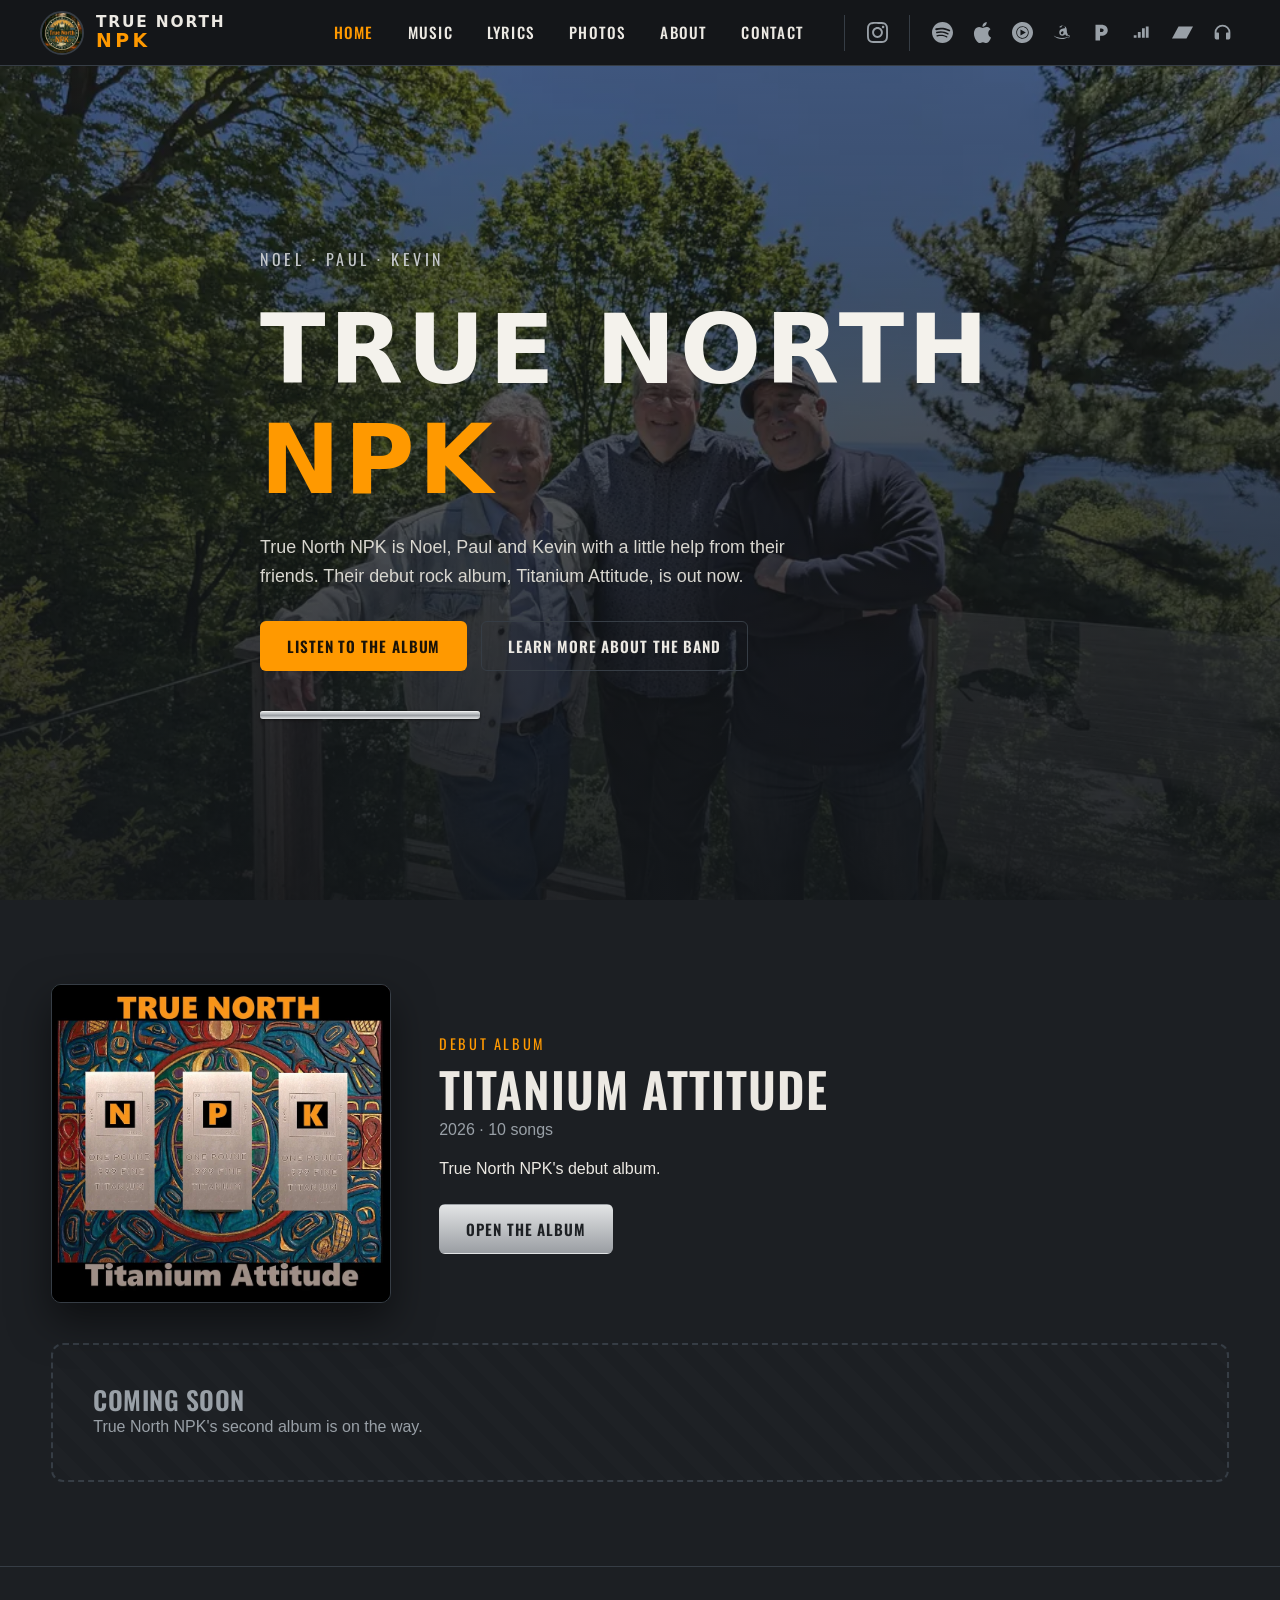
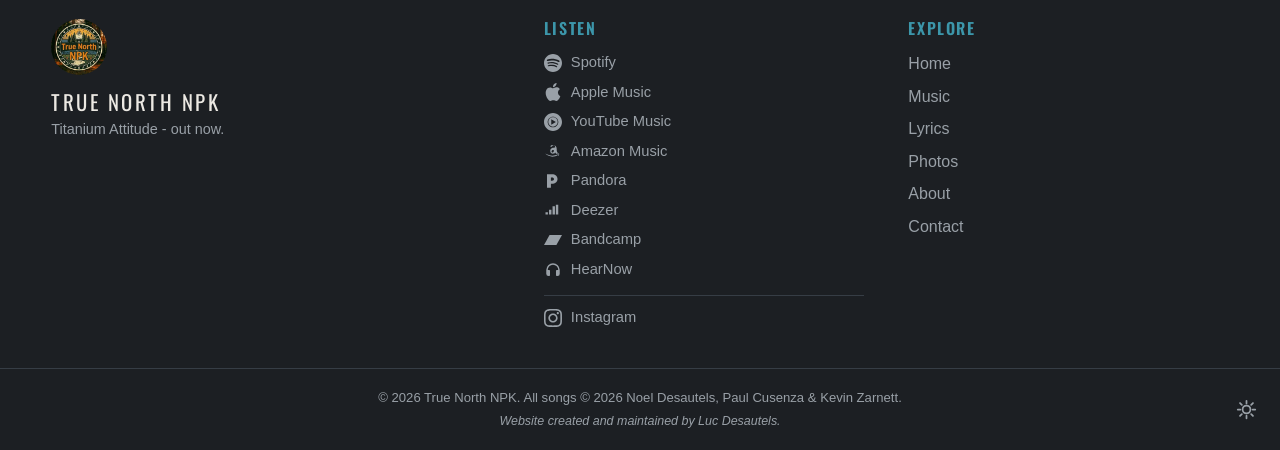
<file: index.html>
<!DOCTYPE html>
<html lang="en">
<head>
  <meta charset="UTF-8">
  <meta name="viewport" content="width=device-width, initial-scale=1.0">
  <title>True North NPK</title>
  <meta name="description" content="True North NPK - a three-piece band. Debut album Titanium Attitude out now.">
  <link rel="preconnect" href="https://fonts.googleapis.com">
  <link rel="preconnect" href="https://fonts.gstatic.com" crossorigin>
  <link rel="icon" href="assets/img/badge.png">
  <link rel="stylesheet" href="css/style.css">
  <script src="js/controls.js"></script>
  <script src="js/analytics.js"></script>
  <script src="js/img-manifest.js"></script>
  <script src="js/img.js"></script>

</head>
<body data-page="home">

  <header id="site-header"></header>

  <main>
    <!-- HERO -->
    <section class="hero">
      <div class="hero-inner">
        <p class="hero-tagline">Noel &middot; Paul &middot; Kevin</p>
        <h1>True North <span class="npk">NPK</span></h1>
        <p class="hero-desc" data-content="home.heroDescription"></p>
        <div class="hero-actions">
          <a class="btn btn-primary" href="music.html">Listen to the album</a>
          <a class="btn btn-ghost" href="about.html">Learn more about the band</a>
        </div>
        <div class="hero-ti"><div class="titanium-bar"></div></div>
      </div>
    </section>

    <!-- ALBUM PREVIEW -->
    <section class="section album-preview">
      <div class="container">
        <div class="album-preview-grid" id="album-preview"><!-- filled by script --></div>

        <!-- placeholder for a future second album -->
        <div class="coming-soon" id="coming-soon"><!-- filled by script --></div>
      </div>
    </section>
  </main>

  <footer id="site-footer"></footer>

  <script src="js/content.js"></script>
  <script src="js/data.js"></script>
  <script src="js/shared.js"></script>
  <script>
    /* Render the debut album preview + the "coming soon" placeholder
       straight from js/data.js so the band edits content in one place. */
    (function () {
      var first = ALBUMS[0];
      var coverMain  = '<img class="cover-main lqip-img" src="' + first.cover + '" alt="' + first.title + ' album cover">';
      var coverHover = first.coverHover
        ? '<img class="cover-hover" src="' + first.coverHover + '" alt="" aria-hidden="true">'
        : '';
      document.getElementById("album-preview").innerHTML =
        '<div class="album-cover-frame">' + coverMain + coverHover + '</div>' +
        '<div class="album-preview-info">' +
          '<p class="eyebrow">Debut Album</p>' +
          '<h3>' + first.title + '</h3>' +
          '<p class="album-year">' + first.year + ' &middot; ' + first.songs.length + ' songs</p>' +
          '<p>' + first.description + '</p>' +
          '<a class="btn btn-titanium" href="music.html">Open the album</a>' +
        '</div>';

      var second = ALBUMS[1];
      if (second) {
        document.getElementById("coming-soon").innerHTML =
          '<div class="coming-soon-text">' +
            '<h3>' + second.title + '</h3>' +
            '<p>' + second.description + '</p>' +
          '</div>';
      }
    })();
  </script>
</body>
</html>
</file>
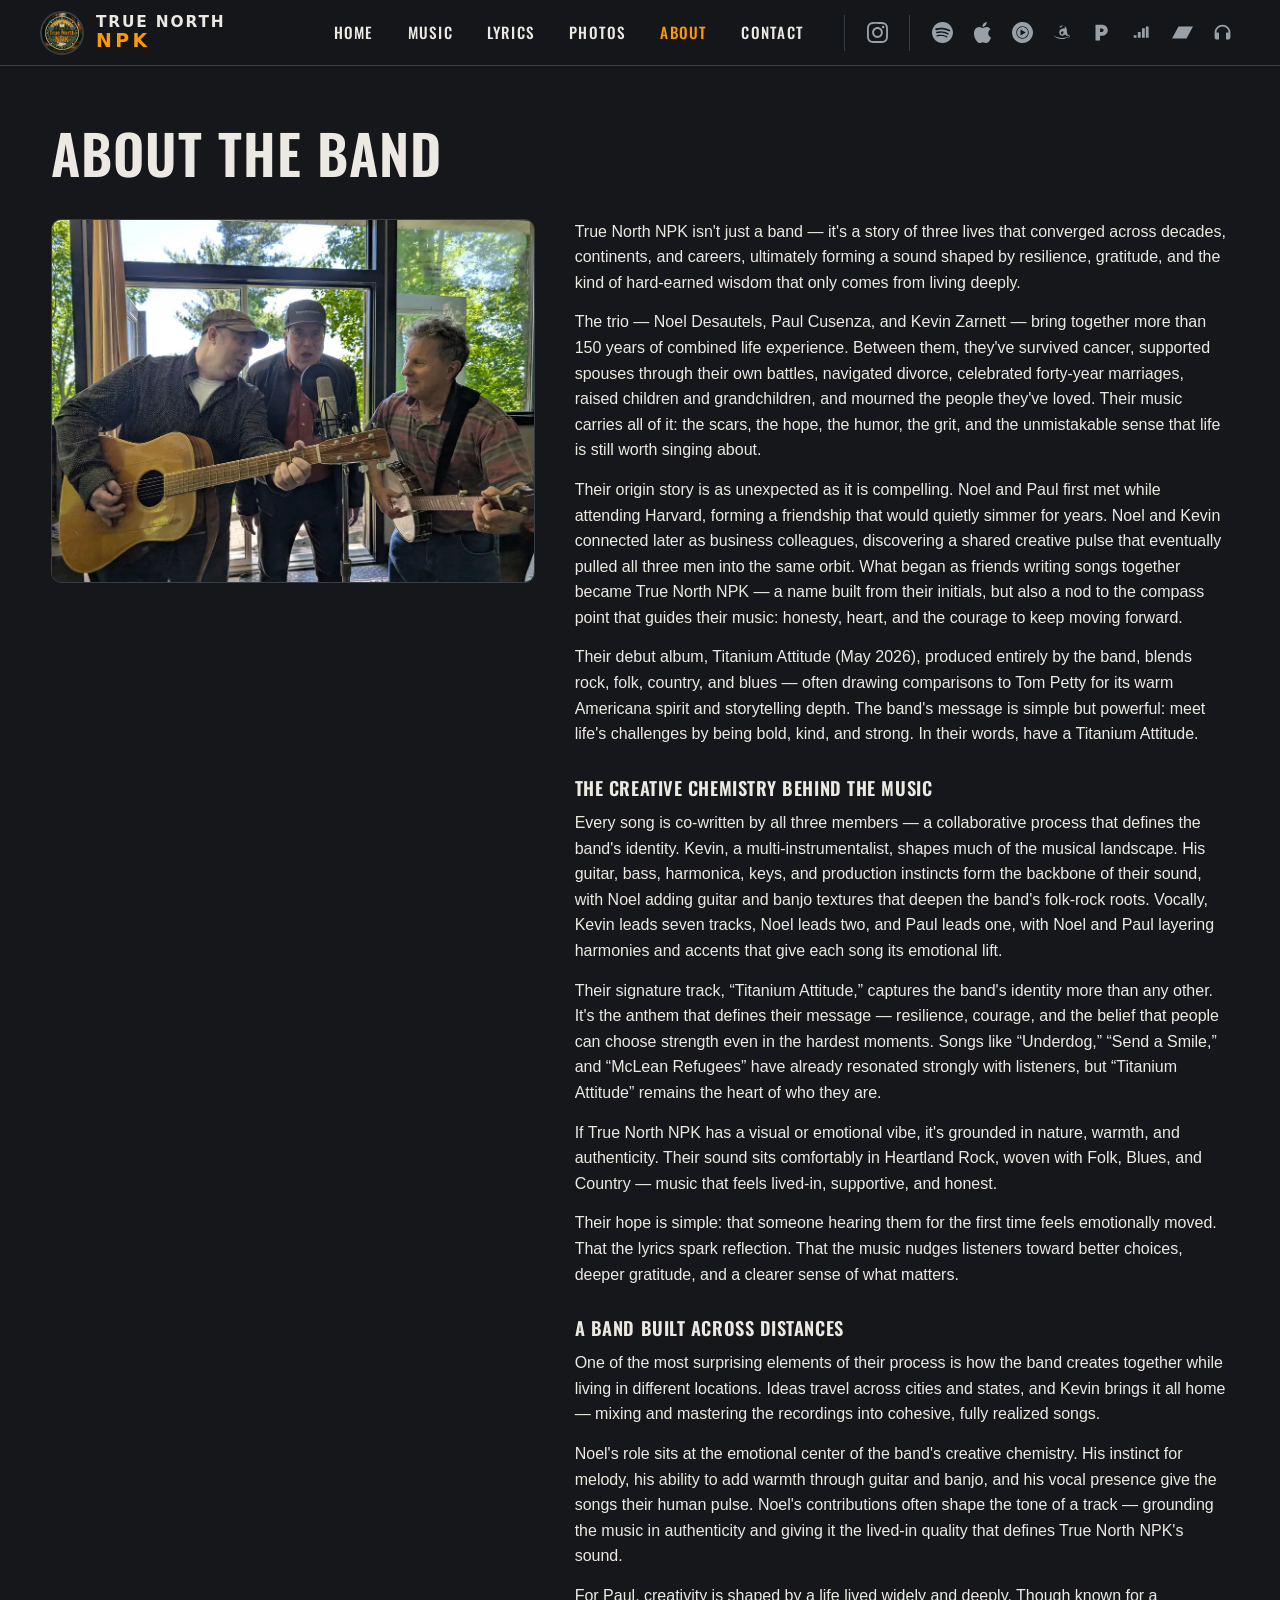
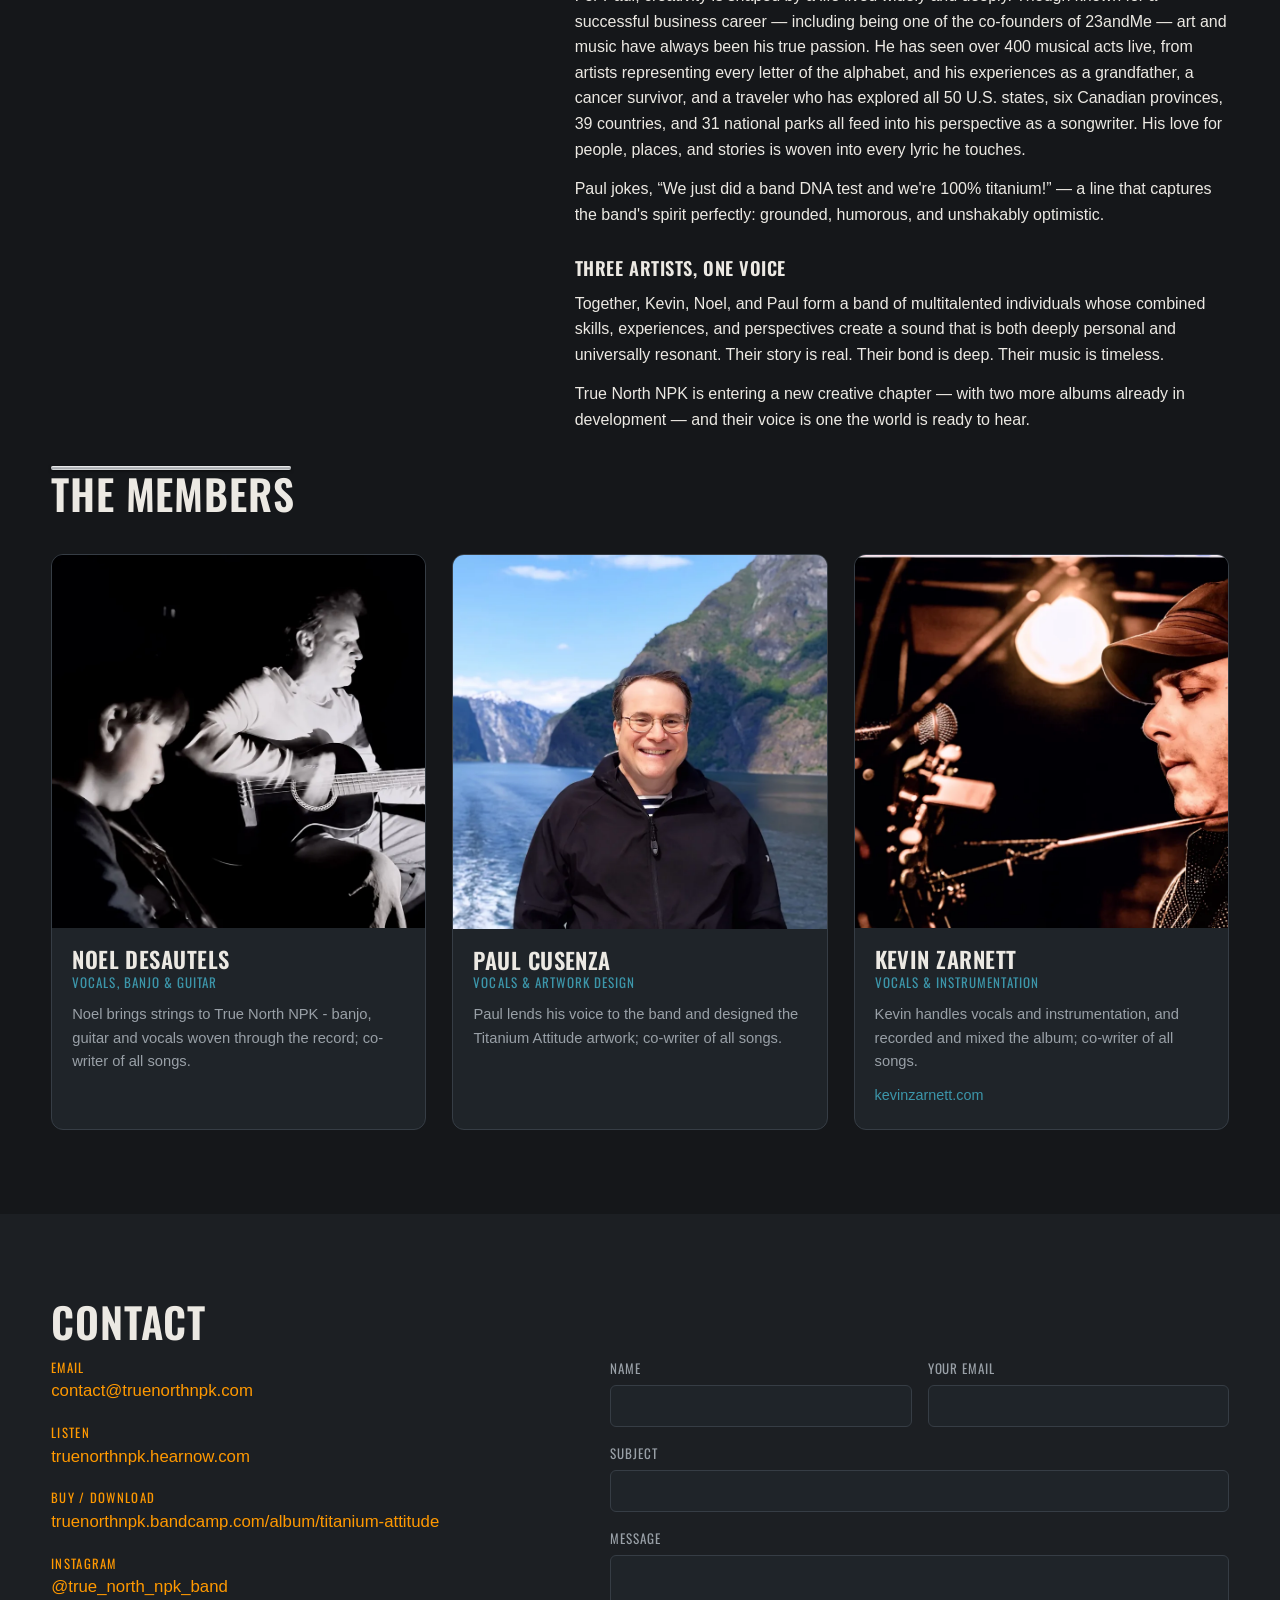
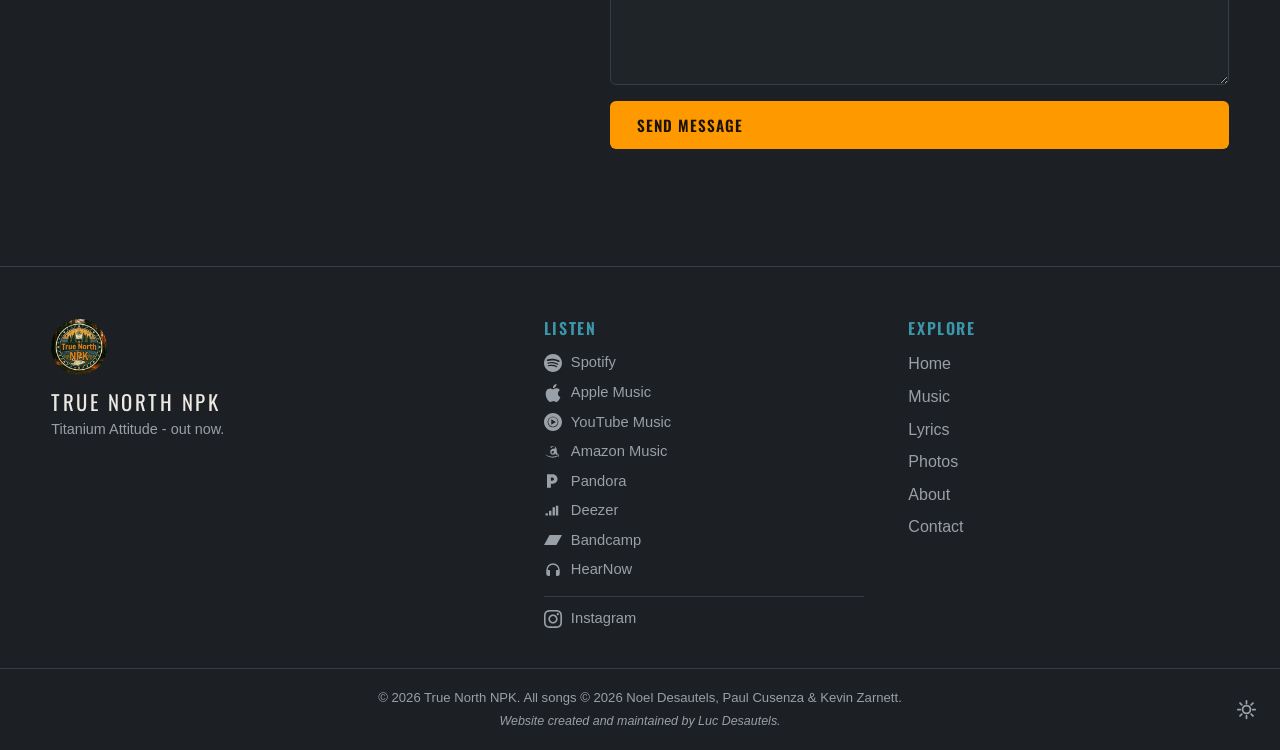
<file: about.html>
<!DOCTYPE html>
<html lang="en">
<head>
  <meta charset="UTF-8">
  <meta name="viewport" content="width=device-width, initial-scale=1.0">
  <title>About &amp; Contact - True North NPK</title>
  <meta name="description" content="Meet True North NPK - Noel, Paul and Kevin - and get in touch.">
  <link rel="preconnect" href="https://fonts.googleapis.com">
  <link rel="preconnect" href="https://fonts.gstatic.com" crossorigin>
  <link rel="icon" href="assets/img/badge.png">
  <link rel="stylesheet" href="css/style.css">
  <script src="js/controls.js"></script>
  <script src="js/analytics.js"></script>
  <script src="js/img-manifest.js"></script>
  <script src="js/img.js"></script>

</head>
<body data-page="about">

  <header id="site-header"></header>

  <main>
    <!-- ABOUT -->
    <section class="section about-hero">
      <div class="container">
        <h1>About the Band</h1>
        <div class="band-block">
          <div class="band-photo">
            <img class="lqip-img" data-eager src="assets/img/photos/About%20the%20Band%20page%20photo.jpg" alt="True North NPK band photo">

          </div>
          <div class="band-text" data-content-bio></div>
        </div>
        <div class="titanium-bar thin divider-ti" style="max-width:240px;margin-top:18px"></div>
      </div>
    </section>

    <!-- MEMBERS -->
    <section class="section" style="padding-top:0">
      <div class="container">
        <h2>The Members</h2>
        <p class="lead" data-content="about.membersSectionLead"></p>
        <div class="members-grid" id="members-grid"><!-- filled by script --></div>
      </div>
    </section>

    <!-- CONTACT -->
    <section class="section contact-section" id="contact">
      <div class="container">
        <h2>Contact</h2>
        <div class="contact-grid">
          <div class="contact-info">
            <!-- email + Listen URL come from js/content.js -->
            <div class="contact-detail">
              <p class="cd-label">Email</p>
              <p class="cd-value"><a href="mailto:" data-content-email></a></p>
            </div>
            <div class="contact-detail">
              <p class="cd-label">Listen</p>
              <p class="cd-value"><a href="#" data-content-listen target="_blank" rel="noopener"></a></p>
            </div>
            <div class="contact-detail">
              <p class="cd-label">Buy / Download</p>
              <p class="cd-value"><a href="#" data-content-bandcamp target="_blank" rel="noopener"></a></p>
            </div>
            <div class="contact-detail">
              <p class="cd-label">Instagram</p>
              <p class="cd-value"><a href="#" data-content-instagram target="_blank" rel="noopener"></a></p>
            </div>
          </div>

          <form class="contact-form" id="contact-form" novalidate>
            <div class="form-row">
              <div class="form-field">
                <label for="cf-name">Name</label>
                <input type="text" id="cf-name" name="name" required>
              </div>
              <div class="form-field">
                <label for="cf-email">Your Email</label>
                <input type="email" id="cf-email" name="email" required>
              </div>
            </div>
            <div class="form-field">
              <label for="cf-subject">Subject</label>
              <input type="text" id="cf-subject" name="subject">
            </div>
            <div class="form-field">
              <label for="cf-message">Message</label>
              <textarea id="cf-message" name="message" required></textarea>
            </div>
            <button type="submit" class="btn btn-primary">Send message</button>
            <p class="form-status" id="cf-status" role="status"></p>
          </form>
        </div>
      </div>
    </section>
  </main>

  <footer id="site-footer"></footer>

  <script src="js/content.js"></script>
  <script src="js/data.js"></script>
  <script src="js/shared.js"></script>
  <script>
    /* render member cards from js/data.js */
    (function () {
      document.getElementById("members-grid").innerHTML = MEMBERS.map(function (m) {
        var linkHtml = "";
        if (m.link && m.link.url) {
          linkHtml = '<p class="member-link">' +
            '<a href="' + m.link.url + '" target="_blank" rel="noopener">' +
              (m.link.label || m.link.url) +
            '</a></p>';
        }
        return '' +
          '<article class="member-card">' +
            '<div class="member-photo">' +
              '<img class="photo-main lqip-img" loading="lazy" decoding="async" src="' + m.photo + '" alt="' + m.name + '">' +
              '<img class="photo-hover" loading="lazy" decoding="async" src="' + m.photoHover + '" alt="" aria-hidden="true">' +
            '</div>' +
            '<div class="member-info">' +
              '<h3>' + m.name + '</h3>' +
              '<p class="member-role">' + m.role + '</p>' +
              '<p>' + m.bio + '</p>' +
              linkHtml +
            '</div>' +
          '</article>';
      }).join("");
    })();

    /* contact form -> opens the user's email client (no backend needed) */
    (function () {
      var form = document.getElementById("contact-form");
      var status = document.getElementById("cf-status");
      var TO = (window.CONTENT && CONTENT.contact && CONTENT.contact.email)
               || "contact@truenorthnpk.com";
      form.addEventListener("submit", function (e) {
        e.preventDefault();
        var name = form.name.value.trim();
        var email = form.email.value.trim();
        var msg = form.message.value.trim();
        if (!name || !email || !msg) {
          status.style.color = "#e8923a";
          status.textContent = "Please fill in your name, email and message.";
          return;
        }
        var subject = form.subject.value.trim() || ("Message from " + name);
        var body = "From: " + name + " (" + email + ")\n\n" + msg;
        window.location.href = "mailto:" + TO +
          "?subject=" + encodeURIComponent(subject) +
          "&body=" + encodeURIComponent(body);
        status.style.color = "";
        status.textContent = "Opening your email app…";
      });
    })();
  </script>
</body>
</html>
</file>
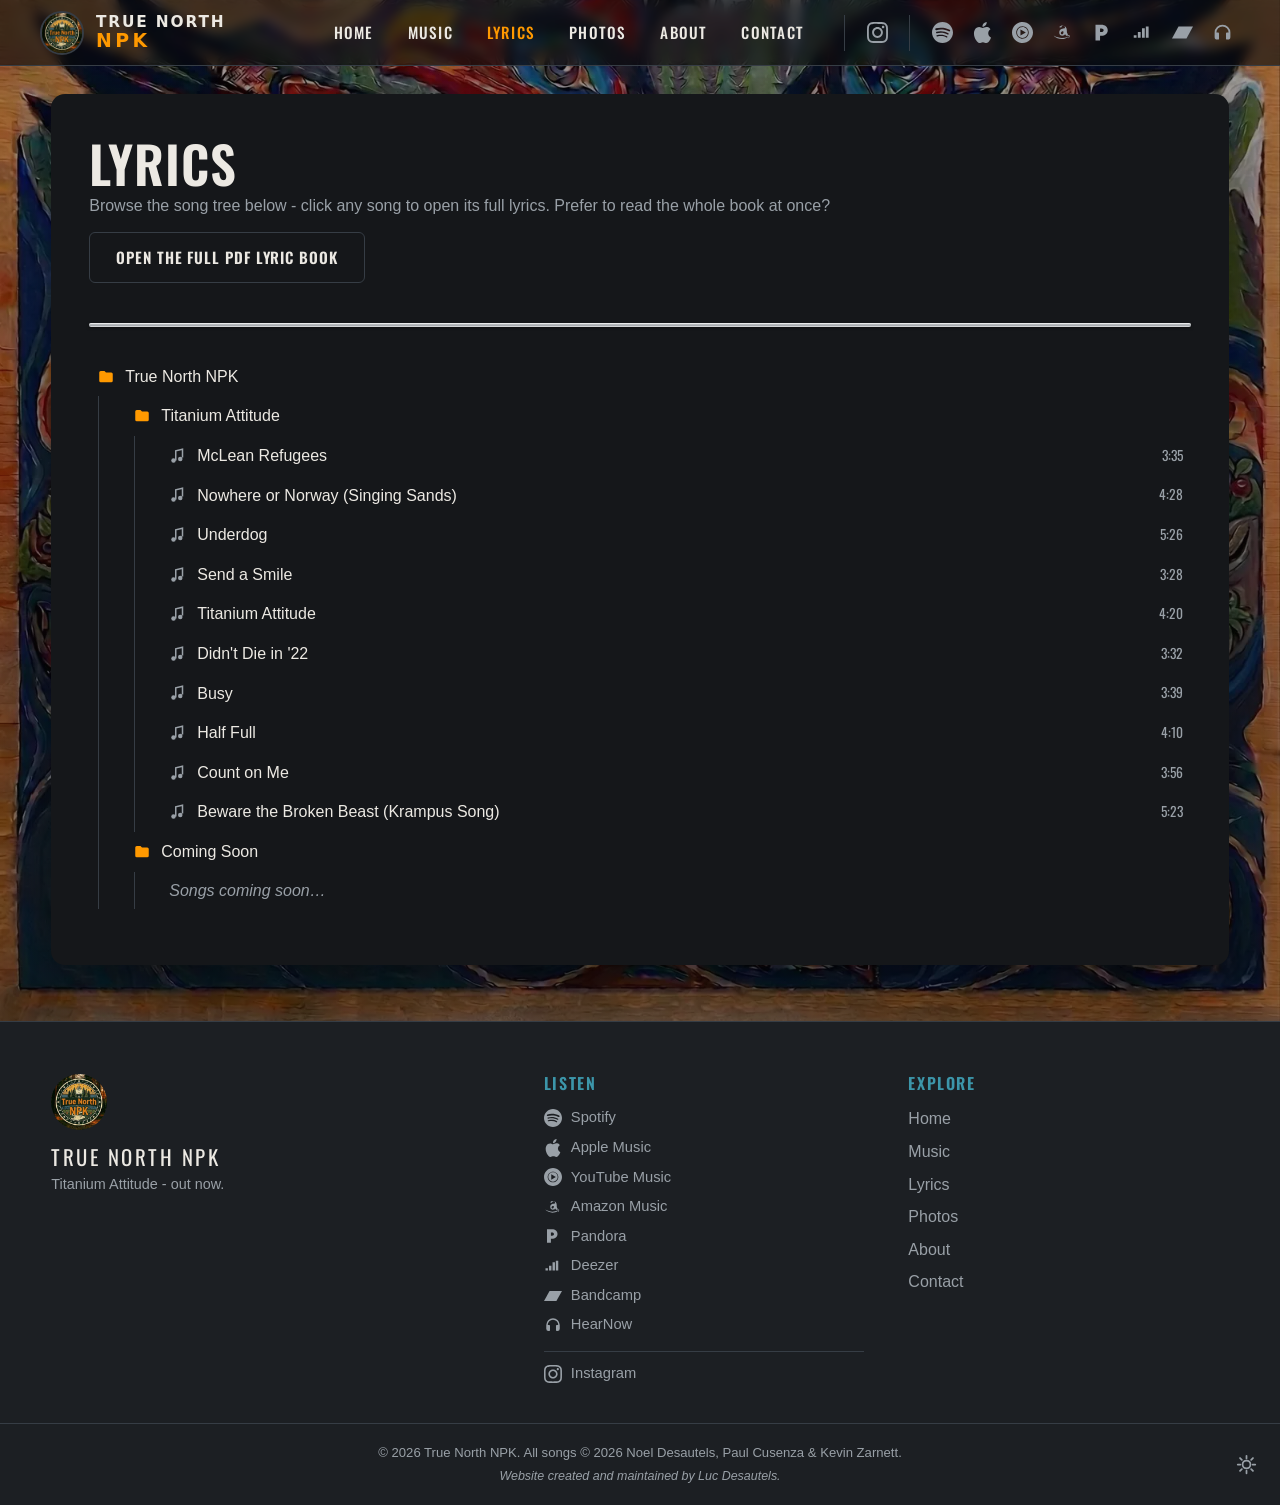
<file: lyrics.html>
<!DOCTYPE html>
<html lang="en">
<head>
  <meta charset="UTF-8">
  <meta name="viewport" content="width=device-width, initial-scale=1.0">
  <title>Lyrics - True North NPK</title>
  <meta name="description" content="Browse the lyrics for every True North NPK song.">
  <link rel="preconnect" href="https://fonts.googleapis.com">
  <link rel="preconnect" href="https://fonts.gstatic.com" crossorigin>
  <link rel="icon" href="assets/img/badge.png">
  <link rel="stylesheet" href="css/style.css">
  <script src="js/controls.js"></script>
  <script src="js/analytics.js"></script>
  <script src="js/img-manifest.js"></script>
  <script src="js/img.js"></script>

</head>
<body data-page="lyrics">

  <header id="site-header"></header>

  <main>
    <div class="container lyrics-layout">
      <h1>Lyrics</h1>
      <p class="lead" data-content="lyrics.pageLead"></p>
      <a class="btn btn-ghost pdf-link" href="assets/docs/lyric-book.pdf" target="_blank" rel="noopener">
        Open the full PDF lyric book
      </a>

      <div class="titanium-bar thin divider-ti" style="margin:10px 0 30px"></div>

      <!-- file tree rendered by js/lyrics.js -->
      <div class="tree" id="tree-root"></div>
    </div>
  </main>

  <!-- Lyrics modal -->
  <div class="modal-overlay" id="lyrics-modal">
    <div class="modal" role="dialog" aria-modal="true" aria-labelledby="modal-title">
      <div class="modal-head">
        <h3 id="modal-title">Song<span class="m-sub" id="modal-sub"></span></h3>
        <button class="modal-close" id="modal-close" aria-label="Close">&times;</button>
      </div>
      <div class="modal-cols">
        <div class="modal-col modal-col-lyrics">
          <p class="modal-col-label">Lyrics</p>
          <div class="modal-scroll modal-lyrics" id="modal-lyrics"></div>
        </div>
        <div class="modal-col modal-col-meaning">
          <p class="modal-col-label">Significance &amp; Meaning</p>
          <div class="modal-scroll modal-meaning" id="modal-meaning"></div>
        </div>
      </div>
    </div>
  </div>

  <footer id="site-footer"></footer>

  <script src="js/content.js"></script>
  <script src="js/data.js"></script>
  <script src="js/shared.js"></script>
  <script src="js/lyrics.js"></script>
</body>
</html>
</file>
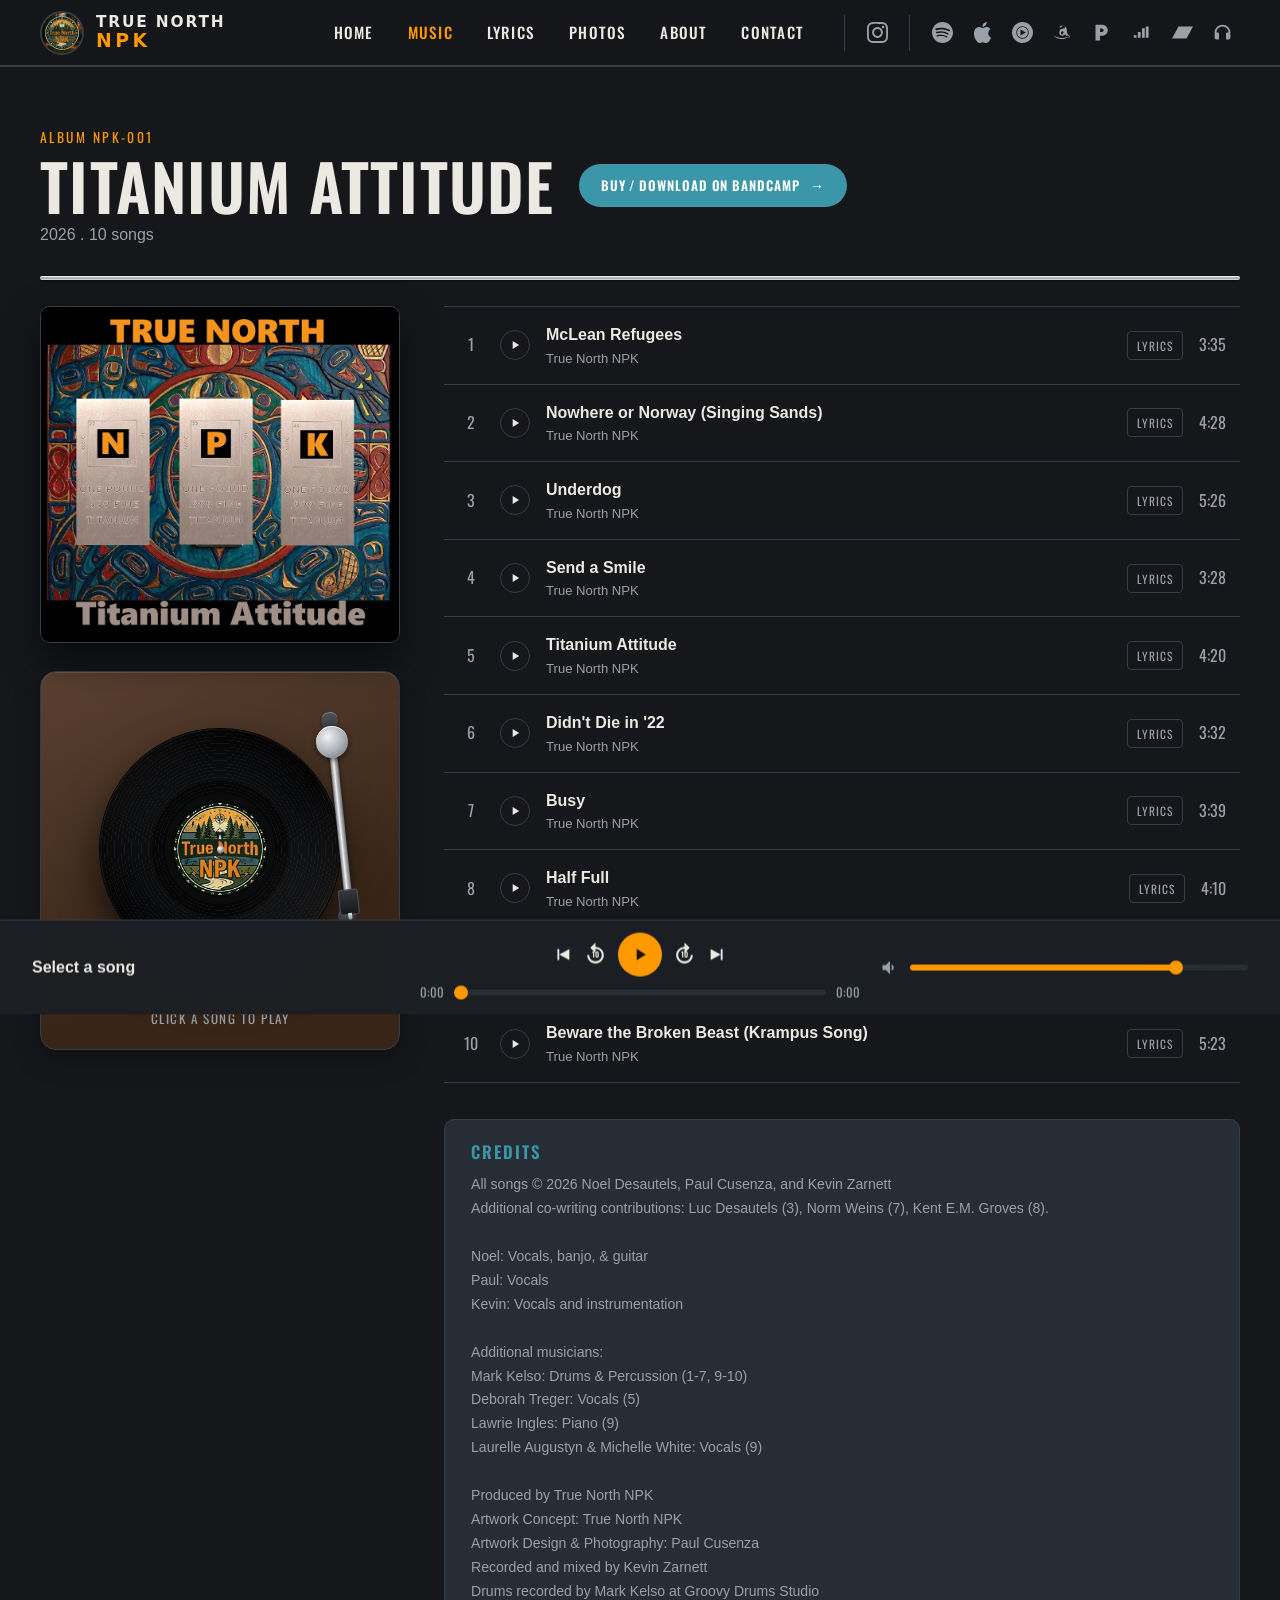
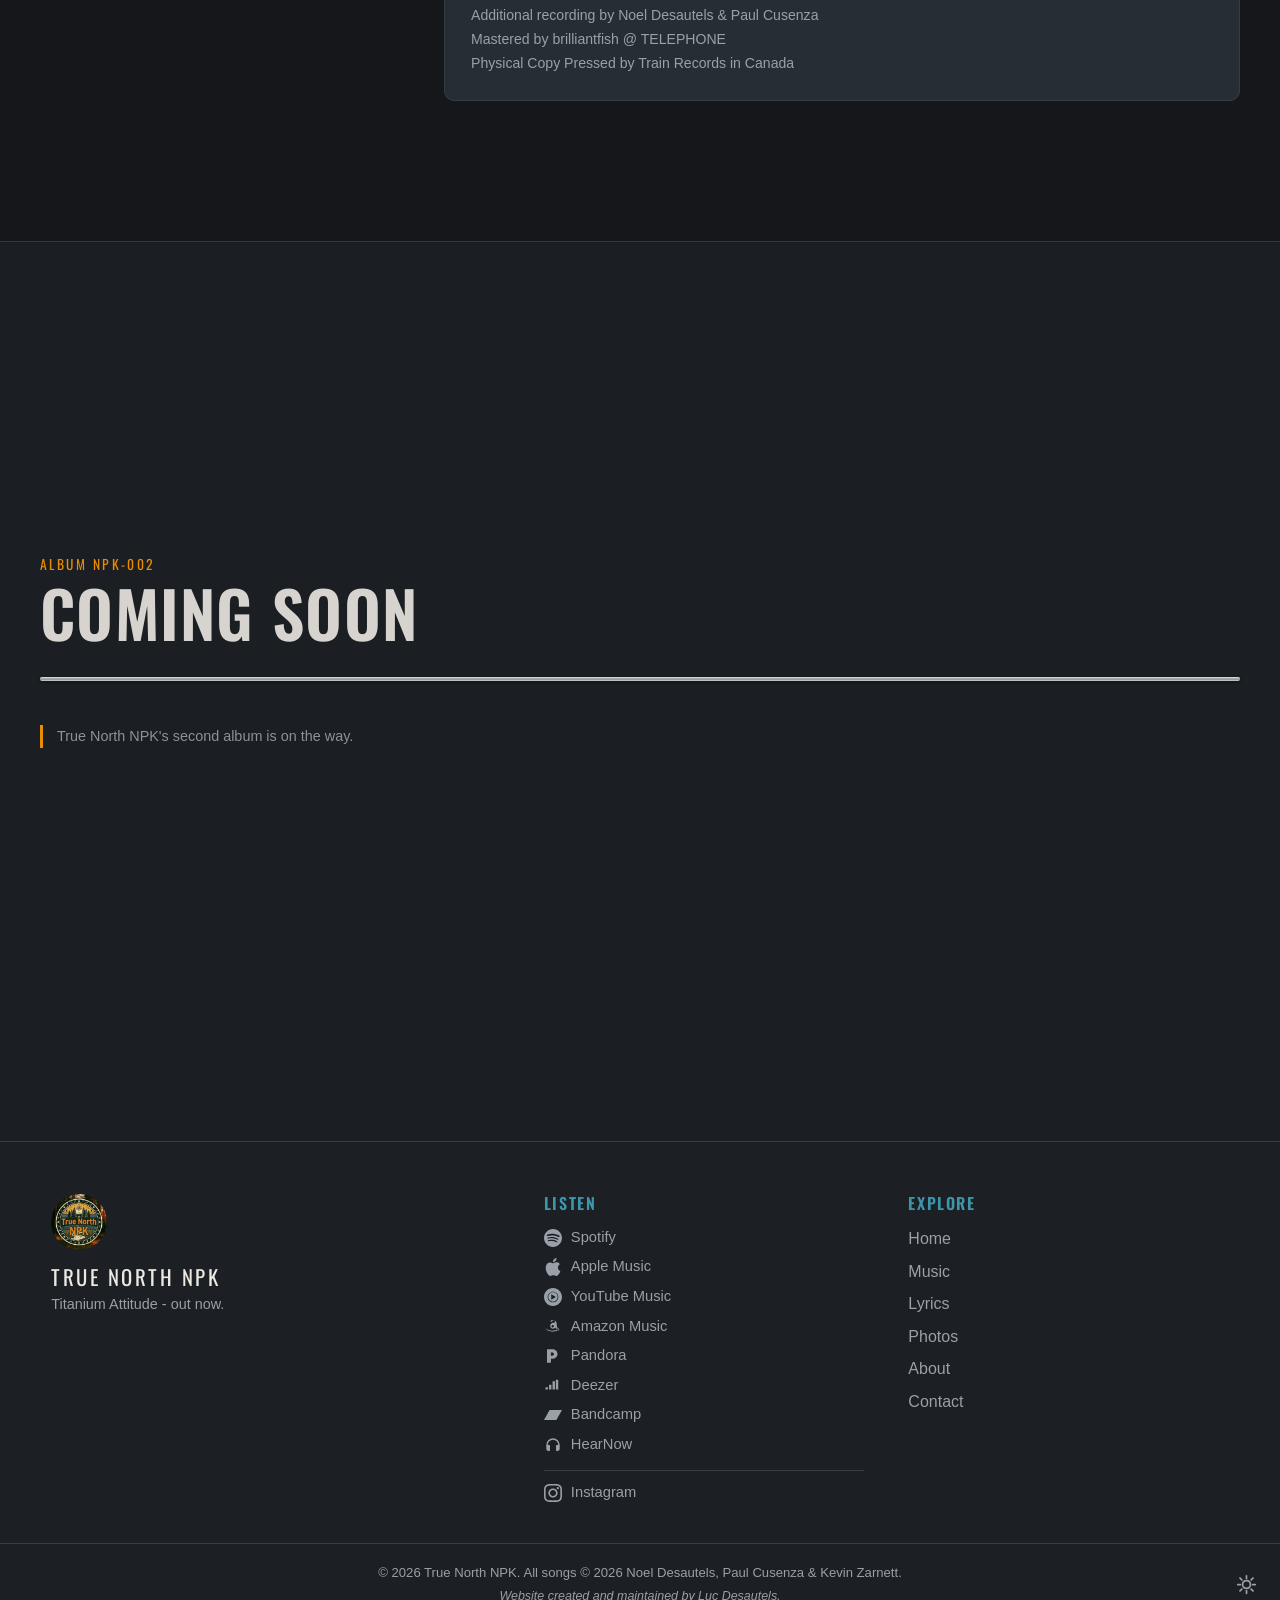
<file: music.html>
<!DOCTYPE html>
<html lang="en">
<head>
  <meta charset="UTF-8">
  <meta name="viewport" content="width=device-width, initial-scale=1.0">
  <title>Music - True North NPK</title>
  <meta name="description" content="Listen to True North NPK's albums, including the debut Titanium Attitude.">
  <link rel="preconnect" href="https://fonts.googleapis.com">
  <link rel="preconnect" href="https://fonts.gstatic.com" crossorigin>
  <link rel="icon" href="assets/img/badge.png">
  <link rel="stylesheet" href="css/style.css">
  <script src="js/controls.js"></script>
  <script src="js/analytics.js"></script>
  <script src="js/img-manifest.js"></script>
  <script src="js/img.js"></script>

</head>
<body data-page="music">

  <header id="site-header"></header>

  <main>
    <!-- Each album is rendered here as a full-height panel by js/player.js -->
    <div id="albums-root"></div>
  </main>

  <!-- Fixed player bar -->
  <div class="player-bar" id="player-bar" aria-label="Audio player">
    <div class="pb-now">
      <div class="pb-title" id="pb-title">Select a song</div>
      <div class="pb-album" id="pb-album"></div>
    </div>
    <div class="pb-center">
      <div class="pb-controls">
        <button class="pb-btn prev" id="pb-prev" aria-label="Previous song"></button>
        <button class="pb-btn skip" id="pb-back10" aria-label="Back 10 seconds"></button>
        <button class="pb-btn pb-play" id="pb-play" aria-label="Play"></button>
        <button class="pb-btn skip" id="pb-fwd10" aria-label="Forward 10 seconds"></button>
        <button class="pb-btn next" id="pb-next" aria-label="Next song"></button>
      </div>
      <div class="pb-progress">
        <span class="pb-time" id="pb-cur">0:00</span>
        <input type="range" class="slider" id="pb-seek" min="0" max="1000" value="0" aria-label="Seek">
        <span class="pb-time" id="pb-dur">0:00</span>
      </div>
    </div>
    <div class="pb-right">
      <span class="pb-vol-icon" id="pb-vol-icon" aria-hidden="true"></span>
      <input type="range" class="slider pb-vol" id="pb-vol" min="0" max="100" value="80" aria-label="Volume">
    </div>
  </div>

  <footer id="site-footer"></footer>

  <script src="js/content.js"></script>
  <script src="js/data.js"></script>
  <script src="js/shared.js"></script>
  <script src="js/player.js"></script>
</body>
</html>
</file>
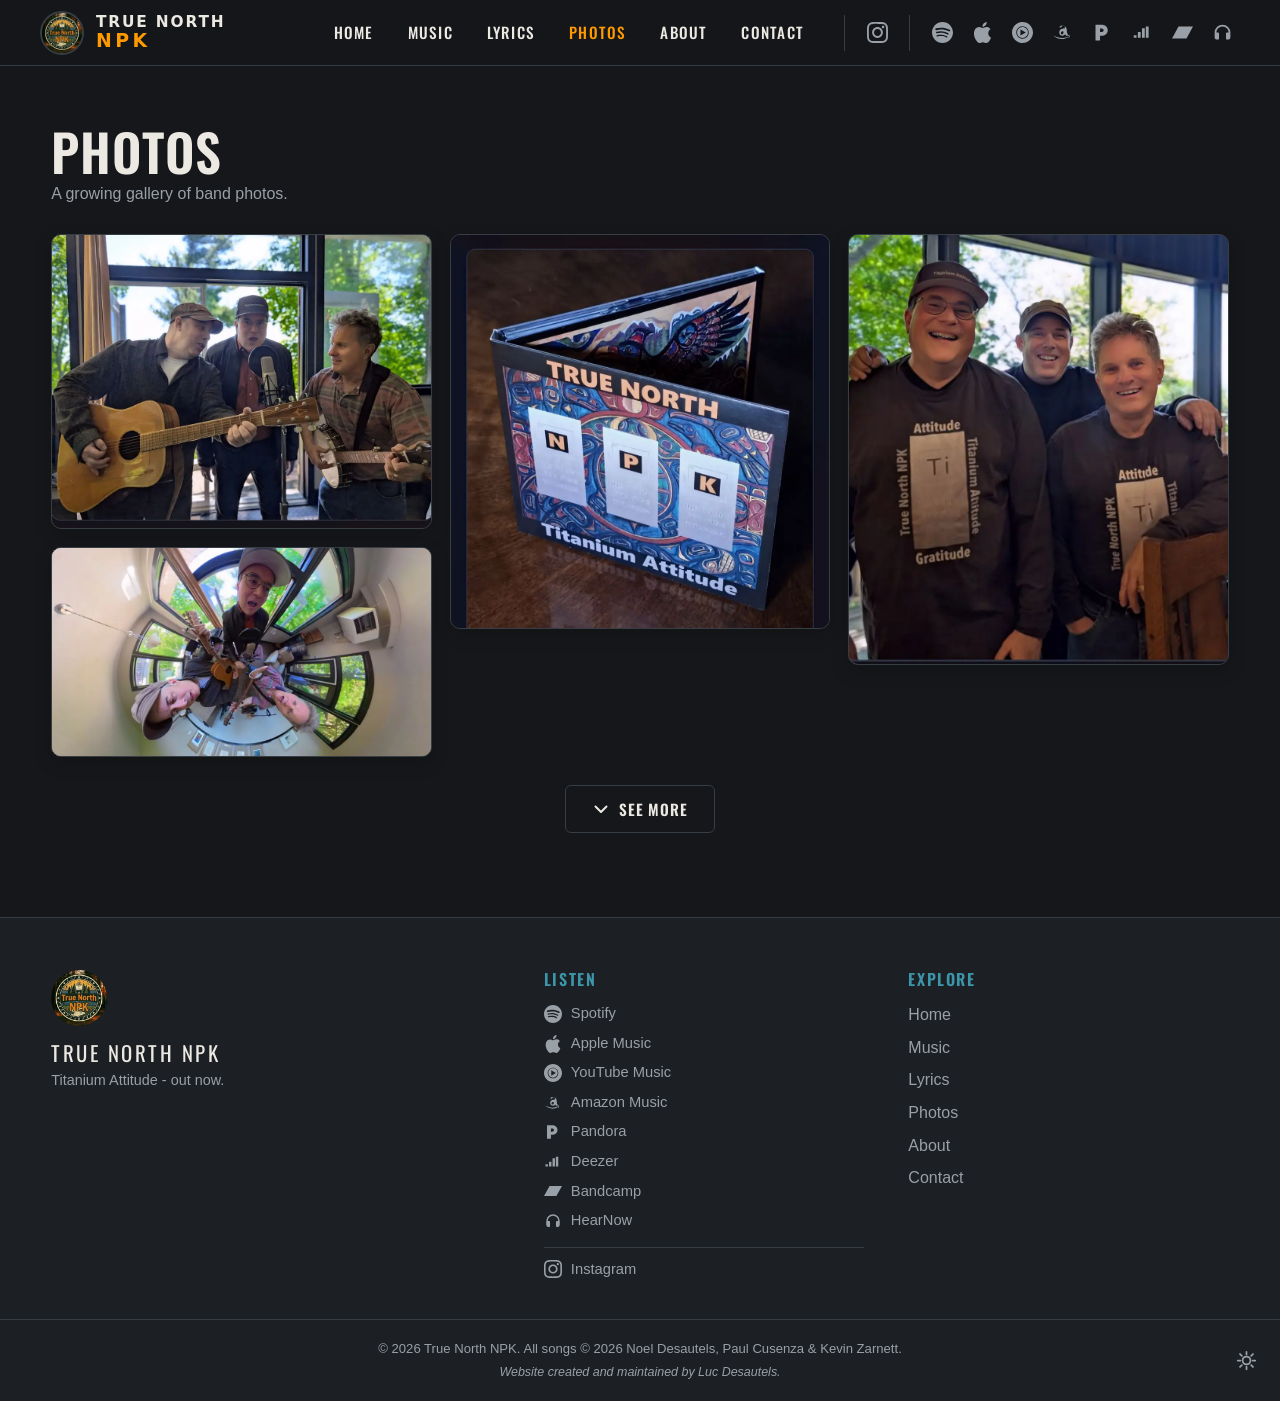
<file: photos.html>
<!DOCTYPE html>
<html lang="en">
<head>
  <meta charset="UTF-8">
  <meta name="viewport" content="width=device-width, initial-scale=1.0">
  <title>Photos - True North NPK</title>
  <meta name="description" content="A gallery of True North NPK photos.">
  <link rel="preconnect" href="https://fonts.googleapis.com">
  <link rel="preconnect" href="https://fonts.gstatic.com" crossorigin>
  <link rel="icon" href="assets/img/badge.png">
  <link rel="stylesheet" href="css/style.css">
  <script src="js/controls.js"></script>
  <script src="js/analytics.js"></script>
  <script src="js/img-manifest.js"></script>
  <script src="js/img.js"></script>

</head>
<body data-page="photos">

  <header id="site-header"></header>

  <main>
    <section class="section photos-page">
      <div class="container">
        <h1>Photos</h1>
        <p class="lead" data-content="photos.pageLead"></p>

        <div class="photos-grid">
          <figure class="photo-item"><img class="lqip-img" data-eager loading="eager" decoding="async" src="assets/img/photos/ea.JPG" alt="True North NPK singing together"></figure>
          <figure class="photo-item"><img class="lqip-img" data-eager loading="eager" decoding="async" src="assets/img/photos/ed.JPG" alt="Titanium Attitude album artwork"></figure>
          <figure class="photo-item"><img class="lqip-img" data-eager loading="eager" decoding="async" src="assets/img/photos/ec.JPG" alt="True North NPK in Titanium Attitude shirts"></figure>
          <figure class="photo-item"><img class="lqip-img" data-eager loading="eager" decoding="async" src="assets/img/photos/eb.JPG" alt="True North NPK 360-degree studio photo"></figure>
          <figure class="photo-item photo-item--more"><img class="lqip-img" loading="lazy" decoding="async" src="assets/img/photos/ab.jpg" alt="True North NPK"></figure>
          <figure class="photo-item photo-item--more"><img class="lqip-img" loading="lazy" decoding="async" src="assets/img/photos/ac.JPG" alt="True North NPK"></figure>
          <figure class="photo-item photo-item--more"><img class="lqip-img" loading="lazy" decoding="async" src="assets/img/photos/ad.jpg" alt="True North NPK"></figure>
          <figure class="photo-item photo-item--more"><img class="lqip-img" loading="lazy" decoding="async" src="assets/img/photos/ae.jpg" alt="True North NPK"></figure>
          <figure class="photo-item photo-item--more"><img class="lqip-img" loading="lazy" decoding="async" src="assets/img/photos/af.jpg" alt="True North NPK"></figure>
          <figure class="photo-item photo-item--more"><img class="lqip-img" loading="lazy" decoding="async" src="assets/img/photos/ag.jpg" alt="True North NPK"></figure>
          <figure class="photo-item photo-item--more"><img class="lqip-img" loading="lazy" decoding="async" src="assets/img/photos/ah.jpg" alt="True North NPK"></figure>
          <figure class="photo-item photo-item--more"><img class="lqip-img" loading="lazy" decoding="async" src="assets/img/photos/ai.jpg" alt="True North NPK"></figure>
          <figure class="photo-item photo-item--more"><img class="lqip-img" loading="lazy" decoding="async" src="assets/img/photos/aj.jpg" alt="True North NPK"></figure>
          <figure class="photo-item photo-item--more"><img class="lqip-img" loading="lazy" decoding="async" src="assets/img/photos/ak.jpg" alt="True North NPK"></figure>
          <figure class="photo-item photo-item--more"><img class="lqip-img" loading="lazy" decoding="async" src="assets/img/photos/al.jpg" alt="True North NPK"></figure>
          <figure class="photo-item photo-item--more"><img class="lqip-img" loading="lazy" decoding="async" src="assets/img/photos/bb.jpg" alt="True North NPK"></figure>
          <figure class="photo-item photo-item--more"><img class="lqip-img" loading="lazy" decoding="async" src="assets/img/photos/bc.JPG" alt="True North NPK"></figure>
          <figure class="photo-item photo-item--more"><img class="lqip-img" loading="lazy" decoding="async" src="assets/img/see_more/ca.png" alt="True North NPK"></figure>
          <figure class="photo-item photo-item--more"><img class="lqip-img" loading="lazy" decoding="async" src="assets/img/see_more/cb.jpg" alt="True North NPK"></figure>
          <figure class="photo-item photo-item--more"><img class="lqip-img" loading="lazy" decoding="async" src="assets/img/see_more/cc.jpg" alt="True North NPK"></figure>
          <figure class="photo-item photo-item--more"><img class="lqip-img" loading="lazy" decoding="async" src="assets/img/see_more/cd.jpg" alt="True North NPK"></figure>
          <figure class="photo-item photo-item--more"><img class="lqip-img" loading="lazy" decoding="async" src="assets/img/see_more/ce.jpg" alt="True North NPK"></figure>
          <figure class="photo-item photo-item--more"><img class="lqip-img" loading="lazy" decoding="async" src="assets/img/see_more/cf.jpg" alt="True North NPK"></figure>
          <figure class="photo-item photo-item--more"><img class="lqip-img" loading="lazy" decoding="async" src="assets/img/see_more/cg.jpg" alt="True North NPK"></figure>
          <figure class="photo-item photo-item--more"><img class="lqip-img" loading="lazy" decoding="async" src="assets/img/see_more/ch.jpg" alt="True North NPK"></figure>
          <figure class="photo-item photo-item--more"><img class="lqip-img" loading="lazy" decoding="async" src="assets/img/see_more/ci.jpg" alt="True North NPK"></figure>
          <figure class="photo-item photo-item--more"><img class="lqip-img" loading="lazy" decoding="async" src="assets/img/see_more/cj.jpg" alt="True North NPK"></figure>
          <figure class="photo-item photo-item--more"><img class="lqip-img" loading="lazy" decoding="async" src="assets/img/see_more/ck.jpg" alt="True North NPK"></figure>
          <figure class="photo-item photo-item--more"><img class="lqip-img" loading="lazy" decoding="async" src="assets/img/see_more/cl.jpg" alt="True North NPK"></figure>
          <figure class="photo-item photo-item--more"><img class="lqip-img" loading="lazy" decoding="async" src="assets/img/see_more/cm.jpg" alt="True North NPK"></figure>
          <figure class="photo-item photo-item--more"><img class="lqip-img" loading="lazy" decoding="async" src="assets/img/see_more/cn.jpg" alt="True North NPK"></figure>
          <figure class="photo-item photo-item--more"><img class="lqip-img" loading="lazy" decoding="async" src="assets/img/see_more/co.JPG" alt="True North NPK"></figure>
          <figure class="photo-item photo-item--more"><img class="lqip-img" loading="lazy" decoding="async" src="assets/img/see_more/cp.jpg" alt="True North NPK"></figure>
          <figure class="photo-item photo-item--more"><img class="lqip-img" loading="lazy" decoding="async" src="assets/img/see_more/cq.jpg" alt="True North NPK"></figure>
          <figure class="photo-item photo-item--more"><img class="lqip-img" loading="lazy" decoding="async" src="assets/img/see_more/cr.jpg" alt="True North NPK"></figure>
          <figure class="photo-item photo-item--more"><img class="lqip-img" loading="lazy" decoding="async" src="assets/img/see_more/cs.jpg" alt="True North NPK"></figure>
          <figure class="photo-item photo-item--more"><img class="lqip-img" loading="lazy" decoding="async" src="assets/img/see_more/da.JPG" alt="True North NPK"></figure>
          <figure class="photo-item photo-item--more"><img class="lqip-img" loading="lazy" decoding="async" src="assets/img/see_more/db.jpg" alt="True North NPK"></figure>
          <figure class="photo-item photo-item--more"><img class="lqip-img" loading="lazy" decoding="async" src="assets/img/see_more/dc.jpg" alt="True North NPK"></figure>
          <figure class="photo-item photo-item--more"><img class="lqip-img" loading="lazy" decoding="async" src="assets/img/see_more/dd.jpg" alt="True North NPK"></figure>
          <figure class="photo-item photo-item--more"><img class="lqip-img" loading="lazy" decoding="async" src="assets/img/see_more/de.jpg" alt="True North NPK"></figure>
          <figure class="photo-item photo-item--more"><img class="lqip-img" loading="lazy" decoding="async" src="assets/img/see_more/df.JPG" alt="True North NPK"></figure>
        </div>

        <div class="photos-see-more">
          <button class="btn btn-ghost photos-see-more-btn" type="button" aria-label="See more photos">
            <svg class="photos-see-more-icon" width="18" height="18" viewBox="0 0 18 18" fill="none" xmlns="http://www.w3.org/2000/svg" aria-hidden="true">
              <path d="M3.5 6.5L9 12L14.5 6.5" stroke="currentColor" stroke-width="2" stroke-linecap="round" stroke-linejoin="round"/>
            </svg>
            See more
          </button>
        </div>
      </div>
    </section>
  </main>

  <footer id="site-footer"></footer>

  <script src="js/content.js"></script>
  <script src="js/data.js"></script>
  <script src="js/shared.js"></script>
  <script src="js/photos-gallery.js"></script>
</body>
</html>
</file>
<file: css/style.css>
/* =============================================================
   True North NPK - site styles
   Dark + light themes. Terracotta primary accent, teal secondary,
   titanium silver for the recurring "titanium bar" motif.
   Many values are CSS variables adjustable via the on-page
   Website Controls panel (see js/controls.js).
   ============================================================= */

@import url('https://fonts.googleapis.com/css2?family=Oswald:wght@400;500;600;700&display=swap');

:root {
  /* ---- dark theme (default) ---- */
  --bg:          #15171a;
  --bg-2:        #1c1f23;
  --surface:     #1f2429;
  --surface-2:   #272d34;
  --border:      #363d45;
  --text:        #ece9e3;
  --text-muted:  #99a0a7;
  --accent:      #ff9900;       /* album orange (R:255 G:153 B:0) */
  --accent-hi:   #ffb340;
  --accent-ink:  #1a1308;       /* dark text on the orange accent */
  --secondary:   #3c96aa;       /* album blue-green (R:60 G:150 B:170) */
  --secondary-hi:#5fb1c4;
  --green:       #6fae6a;
  --nav-bg:      rgba(21, 23, 26, 0.97);
  --bar-bg:      rgba(28, 31, 35, 0.98);
  --tt-1:        #5a4030;       /* warm brown turntable plinth in dark mode */
  --tt-2:        #382518;
  --titanium-1:  #e2e4e5;
  --titanium-2:  #9a9ea3;
  --titanium-3:  #c3c6c9;
  --display:     'Oswald', 'Arial Narrow', sans-serif;
  --body:        -apple-system, BlinkMacSystemFont, 'Segoe UI', Roboto, Helvetica, Arial, sans-serif;
  /* ---- adjustable via the Website Controls panel ---- */
  --nav-h:         66px;
  --ui-text-scale: 1;
  --ui-logo:       44px;
  --ui-icon:       21px;
  --ui-navmax:     100%;
}

[data-theme="light"] {
  /* ---- light theme ---- */
  --bg:          #faf8f3;
  --bg-2:        #efebe2;
  --surface:     #ffffff;
  --surface-2:   #f2eee5;
  --border:      #ddd6c8;
  --text:        #1d1b18;
  --text-muted:  #62696a;
  --accent:      #ff9900;       /* same album orange */
  --accent-hi:   #d97f00;
  --accent-ink:  #1a1308;
  --secondary:   #3c96aa;       /* same album blue-green */
  --secondary-hi:#2a7387;
  --green:       #4f9a52;
  --nav-bg:      rgba(255, 255, 255, 0.95);
  --bar-bg:      rgba(255, 255, 255, 0.98);
  --tt-1:        #e6e2d8;
  --tt-2:        #cdc8bb;
  --titanium-1:  #f1f2f3;
  --titanium-2:  #b4b8bd;
  --titanium-3:  #d7d9db;
}

* { box-sizing: border-box; margin: 0; padding: 0; }

html {
  scroll-behavior: smooth;
  font-size: calc(100% * var(--ui-text-scale, 1));
}

body {
  font-family: var(--body);
  background: var(--bg);
  color: var(--text);
  line-height: 1.6;
  -webkit-font-smoothing: antialiased;
}

img { display: block; max-width: 100%; }

a { color: var(--accent); text-decoration: none; }
a:hover { color: var(--accent-hi); }

/* ---- Stylized scrollbars ---- */
* { scrollbar-width: thin; scrollbar-color: var(--titanium-2) var(--bg-2); }
::-webkit-scrollbar { width: 12px; height: 12px; }
::-webkit-scrollbar-track {
  background: var(--bg-2);
  border-left: 1px solid var(--border);
}
::-webkit-scrollbar-thumb {
  border-radius: 7px;
  border: 3px solid var(--bg-2);
  background: linear-gradient(180deg, var(--titanium-1), var(--titanium-2));
}
::-webkit-scrollbar-thumb:hover {
  background: linear-gradient(180deg, var(--accent-hi), var(--accent));
}
::-webkit-scrollbar-corner { background: var(--bg-2); }

h1, h2, h3, h4 {
  font-family: var(--display);
  font-weight: 600;
  line-height: 1.15;
  letter-spacing: 0.02em;
}

.container { width: min(1180px, 92vw); margin: 0 auto; }

.section { padding: 84px 0; }
.section h2 {
  font-size: clamp(1.8rem, 3.4vw, 2.6rem);
  text-transform: uppercase;
  margin-bottom: 8px;
}
.section .lead { color: var(--text-muted); max-width: 60ch; margin-bottom: 36px; }

/* ---- Titanium bar: recurring metallic divider motif ---- */
.titanium-bar {
  height: 8px;
  border-radius: 3px;
  background: linear-gradient(180deg,
     var(--titanium-1) 0%, var(--titanium-3) 30%,
     var(--titanium-2) 55%, var(--titanium-3) 78%, var(--titanium-1) 100%);
  box-shadow: 0 1px 3px rgba(0,0,0,.5), inset 0 1px 0 rgba(255,255,255,.45);
}
.titanium-bar.thin { height: 4px; }
.divider-ti { width: 100%; }

/* ---- Buttons ---- */
.btn {
  display: inline-flex;
  align-items: center;
  gap: 9px;
  font-family: var(--display);
  font-weight: 600;
  text-transform: uppercase;
  letter-spacing: .06em;
  font-size: .95rem;
  padding: 12px 26px;
  border-radius: 6px;
  border: 1px solid transparent;
  cursor: pointer;
  transition: background-color .18s ease, color .18s ease, border-color .18s ease;
}
.btn-primary { background: var(--accent); color: var(--accent-ink); }
.btn-primary:hover { background: var(--accent-hi); color: var(--accent-ink); }
.btn-ghost { background: transparent; color: var(--text); border-color: var(--border); }
.btn-ghost:hover { background: var(--surface-2); color: var(--accent-hi); border-color: var(--accent); }
.btn-titanium {
  background: linear-gradient(180deg, var(--titanium-1), var(--titanium-2));
  color: #1d2024;
}
.btn-titanium:hover { background: linear-gradient(180deg, #fff, var(--titanium-3)); color: #1d2024; }

/* =============================================================
   NAVBAR
   ============================================================= */
#site-header { position: sticky; top: 0; z-index: 100; }

.navbar {
  display: flex;
  align-items: center;
  gap: 24px;
  height: var(--nav-h);
  max-width: var(--ui-navmax, 100%);
  margin: 0 auto;
  padding: 0 clamp(16px, 4vw, 40px);
  background: var(--nav-bg);
  border-bottom: 1px solid var(--border);
  backdrop-filter: blur(6px);
}

.brand { display: flex; align-items: center; gap: 12px; color: var(--text); }
.brand-badge {
  width: var(--ui-logo, 44px); height: var(--ui-logo, 44px);
  border-radius: 50%;
  border: 2px solid var(--border);
}
.brand-text { display: flex; flex-direction: column; line-height: 1; }
.brand-true {
  font-family: 'Segoe UI Black', 'Segoe UI', system-ui, sans-serif;
  font-weight: 900;
  font-size: .96rem; letter-spacing: .12em; text-transform: uppercase;
}
.brand-npk {
  font-family: 'Segoe UI Black', 'Segoe UI', system-ui, sans-serif;
  font-weight: 900;
  font-size: 1.18rem; letter-spacing: .18em; color: var(--accent);
}

.nav-collapse {
  display: flex; align-items: center; gap: 26px;
  margin-left: auto;
}
.nav-links { display: flex; list-style: none; gap: 6px; }
.nav-links a {
  display: block;
  font-family: var(--display);
  font-weight: 500;
  text-transform: uppercase;
  letter-spacing: .08em;
  font-size: .95rem;
  color: var(--text);
  padding: 8px 14px;
  border-radius: 5px;
  transition: color .16s ease, background-color .16s ease;
}
.nav-links a:hover { color: var(--accent-hi); background: var(--surface-2); }
.nav-links a.active { color: var(--accent); }

.nav-streaming-wrap { display: flex; gap: 0; }
.nav-streaming { display: flex; gap: 4px; padding-left: 14px; border-left: 1px solid var(--border); }
.nav-streaming-ig { padding-right: 14px; }
.stream-link {
  display: flex; align-items: center; justify-content: center;
  color: var(--text-muted);
  transition: color .16s ease;
}
.stream-link:hover { color: var(--accent); }
.nav-stream { width: 36px; height: 36px; }
.nav-stream svg { width: var(--ui-icon, 21px); height: var(--ui-icon, 21px); }
.stream-link svg { fill: currentColor; }
.nav-stream .stream-name { display: none; }

.nav-toggle {
  display: none;
  flex-direction: column; gap: 5px;
  background: none; border: 0; cursor: pointer;
  padding: 8px; margin-left: auto;
}
.nav-toggle span {
  width: 26px; height: 2px; background: var(--text);
  border-radius: 2px; transition: transform .2s ease, opacity .2s ease;
}
.nav-toggle.open span:nth-child(1) { transform: translateY(7px) rotate(45deg); }
.nav-toggle.open span:nth-child(2) { opacity: 0; }
.nav-toggle.open span:nth-child(3) { transform: translateY(-7px) rotate(-45deg); }

/* =============================================================
   FOOTER
   ============================================================= */
#site-footer { background: var(--bg-2); border-top: 1px solid var(--border); }
.footer-inner {
  width: min(1180px, 92vw); margin: 0 auto;
  display: grid;
  grid-template-columns: 1.4fr 1fr 1fr;
  gap: 44px;
  padding: 52px 0 38px;
}
.footer-col h4 {
  font-size: 1rem; text-transform: uppercase; letter-spacing: .1em;
  color: var(--secondary); margin-bottom: 14px;
}
.footer-badge { width: 56px; height: 56px; border-radius: 50%; margin-bottom: 10px; }
.footer-name { font-family: var(--display); font-size: 1.3rem; letter-spacing: .12em; text-transform: uppercase; }
.footer-tagline { color: var(--text-muted); font-size: .9rem; }
.footer-streaming { display: flex; flex-direction: column; gap: 6px; }
.footer-stream { gap: 9px; justify-content: flex-start; color: var(--text-muted); font-size: .92rem; }
.footer-stream svg { width: 18px; height: 18px; }
.footer-stream:hover { color: var(--accent-hi); }
/* line spacer between Bandcamp and Instagram in the footer */
.footer-streaming a[title="Instagram"] {
  margin-top: 8px;
  padding-top: 10px;
  border-top: 1px solid var(--border);
}
.footer-nav { list-style: none; display: flex; flex-direction: column; gap: 7px; }
.footer-nav a { color: var(--text-muted); }
.footer-nav a:hover { color: var(--accent-hi); }
.footer-bottom {
  position: relative;
  border-top: 1px solid var(--border);
  padding: 18px 20px; text-align: center;
}
.footer-bottom p { color: var(--text-muted); font-size: .82rem; margin: 0; }
.footer-bottom .footer-luc-credit {
  font-size: .78rem; font-style: italic; margin-top: 4px;
}
.footer-theme-toggle {
  position: absolute;
  right: 16px; top: 50%; transform: translateY(-50%);
}

/* =============================================================
   HERO (home)
   ============================================================= */
.hero {
  position: relative;
  min-height: calc(100vh - var(--nav-h));
  display: flex; align-items: center;
  padding: 60px clamp(16px, 4vw, 40px);
  background: linear-gradient(180deg, rgba(20,23,26,.55), rgba(20,23,26,.92)),
              url('../assets/img/photos/Home Page Background.jpg') center/cover no-repeat;
  background-color: #14171a;   /* instant paint while the hero image streams in */
}
@supports (background-image: image-set(url('x.webp') type('image/webp'))) {
  .hero {
    background:
      linear-gradient(180deg, rgba(20,23,26,.55), rgba(20,23,26,.92)),
      image-set(
        url('../assets/img/photos/Home Page Background.webp') type('image/webp'),
        url('../assets/img/photos/Home Page Background.jpg') type('image/jpeg')
      ) center/cover no-repeat;
    background-color: #14171a;
  }
}
.hero-inner { width: min(1180px, 92vw); margin: 0 auto; max-width: 760px; }
.hero h1 {
  font-family: 'Segoe UI Black', 'Segoe UI', system-ui, sans-serif;
  font-weight: 900;
  font-size: clamp(2.8rem, 8vw, 6rem);
  text-transform: uppercase;
  letter-spacing: .04em;
  color: #f4f2ec;            /* hero sits on a dark image overlay in both themes */
}
.hero h1 .npk { color: var(--accent); }
.hero-tagline {
  font-family: var(--display); font-weight: 400;
  letter-spacing: .22em; text-transform: uppercase;
  color: var(--titanium-3); font-size: clamp(.8rem, 1.6vw, 1rem);
  margin-bottom: 22px;
}
.hero p.hero-desc {
  font-size: 1.12rem; color: #d8d6cf;
  max-width: 56ch; margin: 18px 0 30px;
}
.hero-actions { display: flex; gap: 14px; flex-wrap: wrap; }
.hero-ti { max-width: 220px; margin-top: 40px; }

/* ---- Home: album preview ---- */
.album-preview { background: var(--bg-2); }
.album-preview-grid {
  display: grid; grid-template-columns: 340px 1fr; gap: 48px; align-items: center;
}
.album-cover-frame {
  position: relative;
  border: 1px solid var(--border); border-radius: 10px; overflow: hidden;
  box-shadow: 0 18px 40px rgba(0,0,0,.5);
}
.album-cover-frame img { width: 100%; height: auto; display: block; transition: opacity .35s ease; }
.album-cover-frame .cover-hover {
  position: absolute; inset: 0;
  width: 100%; height: 100%; object-fit: cover;
  opacity: 0;
}
.album-cover-frame:hover .cover-main { opacity: 0; }
.album-cover-frame:hover .cover-hover { opacity: 1; }
.album-preview-info .eyebrow {
  font-family: var(--display); letter-spacing: .18em; text-transform: uppercase;
  color: var(--accent); font-size: .9rem; margin-bottom: 6px;
}
.album-preview-info h3 {
  font-size: clamp(2rem, 4vw, 3rem); text-transform: uppercase;
}
.album-preview-info .album-year { color: var(--text-muted); margin-bottom: 14px; }
.album-preview-info p { color: var(--text); max-width: 52ch; margin-bottom: 22px; }

/* ---- Home: second album placeholder ---- */
.coming-soon {
  margin-top: 40px;
  border: 2px dashed var(--border);
  border-radius: 12px;
  padding: 40px;
  display: flex; align-items: center; gap: 28px;
  background: repeating-linear-gradient(45deg, transparent, transparent 14px, rgba(255,255,255,.012) 14px, rgba(255,255,255,.012) 28px);
}
.coming-soon .cs-art {
  width: 130px; height: 130px; flex-shrink: 0;
  border: 2px dashed var(--border); border-radius: 8px;
  display: flex; align-items: center; justify-content: center;
  color: var(--text-muted); font-family: var(--display);
  text-transform: uppercase; letter-spacing: .1em; font-size: .8rem; text-align: center;
}
.coming-soon h3 { font-size: 1.6rem; text-transform: uppercase; color: var(--text-muted); }
.coming-soon p { color: var(--text-muted); max-width: 60ch; }

/* =============================================================
   MUSIC PAGE
   ============================================================= */
.album-panel {
  min-height: 100vh;
  display: flex; flex-direction: column; justify-content: center;
  padding: 60px clamp(16px, 4vw, 40px) 140px;
  border-top: 1px solid var(--border);
}
.album-panel:nth-child(even) { background: var(--bg-2); }

.album-head { margin-bottom: 28px; }
.album-head .eyebrow {
  font-family: var(--display); letter-spacing: .18em; text-transform: uppercase;
  color: var(--accent); font-size: .85rem;
}
.album-head h2 {
  font-size: clamp(2.2rem, 5.5vw, 4rem); text-transform: uppercase;
}
.album-head .album-meta { color: var(--text-muted); }

/* Title + buy button side by side, wrapping on narrow screens */
.album-title-row {
  display: flex; align-items: center; gap: 24px; flex-wrap: wrap;
}

/* Bandcamp Buy / Download CTA shown in the album head */
.album-buy {
  display: inline-flex; align-items: center; gap: 10px;
  background: var(--secondary); color: #fff;
  padding: 11px 22px; border-radius: 999px;
  font-family: var(--display); font-weight: 600;
  text-transform: uppercase; letter-spacing: .07em; font-size: .82rem;
  transition: background-color .18s ease, transform .18s ease;
}
.album-buy:hover {
  background: var(--secondary-hi); color: #fff;
  transform: translateY(-1px);
}
.album-buy-arrow { font-size: 1.1em; line-height: 1; }

/* Full album credits panel under the song list */
.album-credits {
  margin-top: 36px;
  padding: 22px 26px 24px;
  background: var(--surface-2);
  border: 1px solid var(--border);
  border-radius: 10px;
}
.album-credits-title {
  font-family: var(--display);
  font-size: 1.05rem;
  text-transform: uppercase; letter-spacing: .12em;
  color: var(--secondary);
  margin-bottom: 12px;
}
.album-credits-body {
  white-space: pre-wrap;
  font-size: .88rem; line-height: 1.7;
  color: var(--text-muted);
}

.album-body {
  display: grid; grid-template-columns: 360px 1fr; gap: 44px;
  align-items: start;
  transition: grid-template-columns .3s ease;
}
.album-body.lyrics-open {
  grid-template-columns: 320px minmax(0, 1fr) clamp(290px, 27vw, 400px);
  gap: 30px;
}
.album-left { display: flex; flex-direction: column; gap: 28px; }
.album-art {
  position: relative;
  border: 1px solid var(--border); border-radius: 10px; overflow: hidden;
  box-shadow: 0 16px 36px rgba(0,0,0,.55);
}
.album-art img { width: 100%; height: auto; display: block; transition: opacity .35s ease; }
.album-art .cover-hover {
  position: absolute; inset: 0;
  width: 100%; height: 100%; object-fit: cover;
  opacity: 0;
}
.album-art:hover .cover-main { opacity: 0; }
.album-art:hover .cover-hover { opacity: 1; }
.album-desc { color: var(--text); margin-bottom: 22px; max-width: 60ch; }

/* ---- Turntable / record player ---- */
.record-player {
  display: flex; flex-direction: column; align-items: center; gap: 14px;
  background: linear-gradient(158deg, var(--tt-1) 0%, var(--tt-2) 70%);
  border: 1px solid var(--border); border-radius: 16px;
  padding: 22px 20px 20px;
  box-shadow: inset 0 1px 0 rgba(255,255,255,.14), 0 10px 26px rgba(0,0,0,.3);
}
.turntable { position: relative; width: 300px; height: 300px; }

/* the vinyl disc (static; only the centre label spins) */
.record {
  position: absolute; left: 30px; top: 35px;
  width: 240px; height: 240px; border-radius: 50%;
  background:
    radial-gradient(circle at 50% 50%,
      #101113 0%, #050506 6%, #0b0c0e 7%, #060607 40%,
      #0c0d0f 41%, #060607 73%, #101113 74%, #060607 100%);
  box-shadow:
    0 0 0 1px #000,
    0 20px 40px rgba(0,0,0,.7),
    inset 0 0 26px rgba(0,0,0,.95),
    inset 0 0 3px rgba(255,255,255,.12);
}
/* fine concentric grooves */
.vinyl-grooves {
  position: absolute; inset: 0; border-radius: 50%;
  background: repeating-radial-gradient(circle at 50% 50%,
    rgba(255,255,255,.05) 0 0.5px,
    rgba(0,0,0,0) 0.5px 3.4px);
  -webkit-mask: radial-gradient(circle at 50% 50%, transparent 20%, #000 20.5%);
          mask: radial-gradient(circle at 50% 50%, transparent 20%, #000 20.5%);
}
/* fixed light reflection across the disc (does not rotate) */
.vinyl-sheen {
  position: absolute; inset: 0; border-radius: 50%;
  pointer-events: none;
  background:
    linear-gradient(122deg,
      rgba(255,255,255,.16) 0%, rgba(255,255,255,.03) 15%,
      transparent 33%, transparent 63%,
      rgba(255,255,255,.05) 82%, rgba(255,255,255,.15) 100%);
}
/* the centre label - the only part that spins */
.record-label {
  position: absolute; left: 50%; top: 50%;
  width: 96px; height: 96px; margin: -48px;
  border-radius: 50%;
  overflow: hidden;
  border: 2px solid #060606;
  box-shadow: 0 0 0 7px #0a0b0c, 0 3px 7px rgba(0,0,0,.8);
  z-index: 3;
  animation: spin 2.4s linear infinite;
  animation-play-state: paused;
}
.record-label.playing { animation-play-state: running; }
.record-label-img {
  width: 100%; height: 100%; object-fit: cover;
  transform: scale(1.34);            /* zoom further into the badge */
}
@keyframes spin { to { transform: rotate(360deg); } }
.record-spindle {
  position: absolute; left: 50%; top: 50%;
  width: 7px; height: 7px; margin: -3.5px;
  border-radius: 50%;
  background: radial-gradient(circle at 38% 32%, #fff, #9a9da2 55%, #55585d);
  z-index: 4;
}

/* tonearm rest post */
.tonearm-rest {
  position: absolute; left: 268px; top: 214px;
  width: 18px; height: 18px; border-radius: 50%;
  background: radial-gradient(circle at 40% 35%, #4a4e54, #1c1f23);
  box-shadow: inset 0 1px 0 rgba(255,255,255,.2);
  z-index: 4;
}
/* tonearm assembly - hangs from the pivot; the whole unit rotates */
.tonearm {
  position: absolute; left: 242px; top: 18px;
  width: 40px; height: 212px;
  transform-origin: 20px 30px;       /* the pivot */
  transform: rotate(-6deg);          /* parked (overridden inline while playing) */
  transition: transform .6s cubic-bezier(.34,.08,.27,1);
  z-index: 6;
}
.ta-counterweight {
  position: absolute; left: 12px; top: 0;
  width: 16px; height: 26px; border-radius: 7px;
  background: linear-gradient(180deg, #51555b, #24272c);
  box-shadow: inset 0 1px 0 rgba(255,255,255,.25), 0 1px 3px rgba(0,0,0,.5);
}
.ta-pivot {
  position: absolute; left: 4px; top: 14px;
  width: 32px; height: 32px; border-radius: 50%;
  background: radial-gradient(circle at 38% 32%, #f1f2f3, #b6babf 46%, #6a6f75 100%);
  box-shadow: 0 2px 6px rgba(0,0,0,.55), inset 0 1px 0 rgba(255,255,255,.7);
  z-index: 2;
}
.ta-tube {
  position: absolute; left: 16px; top: 34px;
  width: 8px; height: 150px; border-radius: 4px;
  background: linear-gradient(90deg, #6c7076 0%, #f0f1f2 42%, #c0c4c8 58%, #62666c 100%);
  box-shadow: 0 2px 4px rgba(0,0,0,.5);
}
.ta-headshell {
  position: absolute; left: 10px; top: 178px;
  width: 20px; height: 26px; border-radius: 3px 3px 4px 4px;
  background: linear-gradient(180deg, #34383e, #15171a);
  border: 1px solid #4c5056;
}
.ta-headshell::after {            /* stylus tip */
  content: ""; position: absolute; left: 50%; bottom: -6px;
  width: 4px; height: 7px; margin-left: -2px;
  background: linear-gradient(180deg, #e2e4e6, #82868b);
  border-radius: 0 0 2px 2px;
}
.record-caption {
  font-family: var(--display); text-transform: uppercase;
  letter-spacing: .12em; font-size: .82rem; color: var(--text-muted);
}

/* ---- Song list ---- */
.song-list { list-style: none; border-top: 1px solid var(--border); }
.song-row {
  display: flex; align-items: center; gap: 16px;
  padding: 15px 14px;
  border-bottom: 1px solid var(--border);
  cursor: pointer;
  transition: background-color .15s ease;
}
.song-row:hover { background: var(--surface-2); }
.song-row.playing { background: var(--surface-2); }
.song-row.playing .song-title { color: var(--accent); }
.song-num {
  width: 26px; flex-shrink: 0; text-align: center;
  font-family: var(--display); color: var(--text-muted);
}
.song-row.playing .song-num { color: var(--accent); }
.song-play-icon {
  width: 30px; height: 30px; flex-shrink: 0;
  display: flex; align-items: center; justify-content: center;
  border-radius: 50%; border: 1px solid var(--border);
  color: var(--text);
}
.song-row:hover .song-play-icon { border-color: var(--accent); color: var(--accent); }
.song-play-icon svg { width: 14px; height: 14px; fill: currentColor; }
.song-info { flex: 1; min-width: 0; }
.song-title { font-weight: 600; }
.song-sub { font-size: .82rem; color: var(--text-muted); }
.song-length {
  font-family: var(--display); color: var(--text-muted);
  font-variant-numeric: tabular-nums;
}
.song-lyrics-btn {
  background: none; border: 1px solid var(--border); color: var(--text-muted);
  font-size: .72rem; text-transform: uppercase; letter-spacing: .08em;
  padding: 5px 9px; border-radius: 4px; cursor: pointer;
  font-family: var(--display);
  transition: color .15s, border-color .15s;
}
.song-lyrics-btn:hover { color: var(--accent); border-color: var(--accent); }

/* ---- Lyrics sidebar (third column inside the album box) ---- */
.lyrics-sidebar { display: none; }
.album-body.lyrics-open .lyrics-sidebar {
  display: flex; flex-direction: column;
  background: var(--surface);
  border: 1px solid var(--border);
  border-radius: 12px;
  overflow: hidden;
  position: sticky; top: 88px;
  max-height: calc(100vh - 168px);
  align-self: start;
}
.lyrics-sidebar-head {
  display: flex; align-items: flex-start; gap: 12px;
  padding: 15px 18px 12px;
  border-bottom: 1px solid var(--border);
  background: var(--surface-2);
}
.lyrics-sidebar-head h3 {
  font-size: 1.22rem; text-transform: uppercase; flex: 1; line-height: 1.2;
}
.lyrics-sidebar-head .ls-sub {
  display: block; font-family: var(--body); font-weight: 400;
  font-size: .78rem; color: var(--text-muted);
  text-transform: none; letter-spacing: 0; margin-top: 3px;
}
.lyrics-close {
  background: none; border: 1px solid var(--border); color: var(--text);
  width: 30px; height: 30px; border-radius: 5px; cursor: pointer;
  font-size: 1.15rem; line-height: 1; flex-shrink: 0;
  transition: color .15s ease, border-color .15s ease;
}
.lyrics-close:hover { color: var(--accent); border-color: var(--accent); }
.lyrics-sidebar-body { padding: 16px 18px 20px; overflow-y: auto; }
.lyrics-sidebar-body .ls-lyrics {
  white-space: pre-wrap; color: var(--text); font-size: .95rem; line-height: 1.62;
}
.lyrics-sidebar-body .ls-meaning {
  margin-top: 20px; padding-top: 14px; border-top: 1px solid var(--border);
  color: var(--text-muted); font-size: .88rem; font-style: italic; line-height: 1.6;
}

/* ---- Player bar (fixed bottom, music page) ---- */
.player-bar {
  position: fixed; left: 0; right: 0; bottom: 0;
  z-index: 110;
  background: var(--bar-bg);
  border-top: 1px solid var(--border);
  backdrop-filter: blur(6px);
  display: grid;
  grid-template-columns: 1fr auto 1fr;
  align-items: center;
  gap: 20px;
  padding: 12px clamp(14px, 3vw, 32px);
  transform: translateY(120%);
  transition: transform .25s ease;
}
.player-bar.active { transform: translateY(0); }
.pb-now { min-width: 0; }
.pb-now .pb-title { font-weight: 600; white-space: nowrap; overflow: hidden; text-overflow: ellipsis; }
.pb-now .pb-album { font-size: .8rem; color: var(--text-muted); }
.pb-center { display: flex; flex-direction: column; align-items: center; gap: 6px; }
.pb-controls { display: flex; align-items: center; gap: 10px; }
.pb-btn {
  background: none; border: 0; cursor: pointer; color: var(--text);
  display: flex; align-items: center; justify-content: center;
  transition: color .15s ease;
}
.pb-btn:hover { color: var(--accent); }
.pb-btn svg { fill: currentColor; }
.pb-btn.prev svg, .pb-btn.next svg { width: 22px; height: 22px; }
.pb-btn.skip svg { width: 25px; height: 25px; }
.pb-btn.skip text {
  font-family: var(--display); font-weight: 600;
  stroke: none; fill: currentColor;
}
.pb-play {
  width: 44px; height: 44px; border-radius: 50%;
  background: var(--accent); color: var(--accent-ink);
}
.pb-play:hover { background: var(--accent-hi); color: var(--accent-ink); }
.pb-play svg { width: 20px; height: 20px; }
.pb-progress { display: flex; align-items: center; gap: 10px; width: min(440px, 46vw); }
.pb-time { font-family: var(--display); font-size: .8rem; color: var(--text-muted); font-variant-numeric: tabular-nums; }
.pb-right { display: flex; align-items: center; justify-content: flex-end; gap: 10px; }
.pb-vol-icon { color: var(--text-muted); display: flex; }
.pb-vol-icon svg { width: 20px; height: 20px; fill: currentColor; }

input[type="range"].slider {
  -webkit-appearance: none; appearance: none;
  height: 6px; border-radius: 4px;
  cursor: pointer; flex: 1;
  background: linear-gradient(to right,
    var(--slider-col, var(--accent)) calc(var(--fill, 0) * 1%),
    var(--surface-2) calc(var(--fill, 0) * 1%));
}
input[type="range"].slider::-webkit-slider-thumb {
  -webkit-appearance: none; appearance: none;
  width: 14px; height: 14px; border-radius: 50%;
  background: var(--slider-col, var(--accent)); border: 0;
}
input[type="range"].slider::-moz-range-thumb {
  width: 14px; height: 14px; border-radius: 50%;
  background: var(--slider-col, var(--accent)); border: 0;
}
.pb-vol { width: 96px; flex: none; }

/* ---- Streaming embed (when a song uses a Spotify/YouTube link) ---- */
.embed-wrap { margin-top: 14px; }
.embed-wrap iframe { width: 100%; border: 0; border-radius: 10px; }

/* ---- Music page: album-2 wireframe placeholder ---- */
.wireframe { opacity: .9; }
.wf-box {
  border: 2px dashed var(--border); border-radius: 8px;
  display: flex; align-items: center; justify-content: center;
  color: var(--text-muted); font-family: var(--display);
  text-transform: uppercase; letter-spacing: .1em; font-size: .82rem;
  text-align: center; padding: 14px;
}
.wf-art { aspect-ratio: 1; }
.wf-list { display: flex; flex-direction: column; gap: 10px; }
.wf-song { height: 52px; }
.wf-note {
  margin-top: 18px; color: var(--text-muted); font-size: .9rem;
  border-left: 3px solid var(--accent); padding-left: 14px;
}

/* =============================================================
   LYRICS PAGE - album raven artwork on the page background,
   central "song list" panel forced to dark for legibility.
   ============================================================= */
body[data-page="lyrics"] {
  background:
    linear-gradient(rgba(8, 9, 11, .35), rgba(8, 9, 11, .55)),
    url('../assets/img/raven.jpg') center center / cover fixed no-repeat;
  background-color: #0c0d10;
}
@supports (background-image: image-set(url('x.webp') type('image/webp'))) {
  body[data-page="lyrics"] {
    background:
      linear-gradient(rgba(8, 9, 11, .35), rgba(8, 9, 11, .55)),
      image-set(
        url('../assets/img/raven.webp') type('image/webp'),
        url('../assets/img/raven.jpg') type('image/jpeg')
      ) center center / cover fixed no-repeat;
    background-color: #0c0d10;
  }
}
body[data-page="lyrics"] #site-header { background: transparent; }
body[data-page="lyrics"] .navbar { background: rgba(8, 9, 11, 0.6); }
body[data-page="lyrics"] .lyrics-layout {
  /* scope the dark-theme variables to the lyrics panel so the song
     list stays on a black background regardless of the global theme */
  --bg:          #15171a;
  --bg-2:        #1c1f23;
  --surface:     #1f2429;
  --surface-2:   #272d34;
  --border:      #363d45;
  --text:        #ece9e3;
  --text-muted:  #99a0a7;
  background: var(--bg);
  color: var(--text);
  padding: 40px 38px 56px;
  margin: 28px auto 56px;
  border-radius: 14px;
  box-shadow: 0 22px 60px rgba(0, 0, 0, .55);
}

.lyrics-layout { padding: 56px 0 90px; }
.lyrics-layout h1 { font-size: clamp(2rem, 5vw, 3.2rem); text-transform: uppercase; }
.lyrics-layout .lead { color: var(--text-muted); margin-bottom: 14px; }

.pdf-link {
  display: inline-flex; align-items: center; gap: 9px;
  margin-bottom: 30px;
}

/* file tree */
.tree { font-size: 1rem; }
.tree-root > .tree-label {
  font-family: var(--display); font-size: 1.3rem; text-transform: uppercase;
  letter-spacing: .06em;
}
.tree-node { list-style: none; }
.tree-children { list-style: none; padding-left: 26px; border-left: 1px solid var(--border); margin-left: 9px; }
.tree-label {
  display: flex; align-items: center; gap: 10px;
  padding: 7px 8px; border-radius: 5px;
}
.tree-icon { width: 18px; height: 18px; flex-shrink: 0; color: var(--accent); }
.tree-icon svg { width: 100%; height: 100%; fill: currentColor; }
.tree-song {
  cursor: pointer;
  transition: background-color .14s ease, color .14s ease;
}
.tree-song:hover { background: var(--surface-2); color: var(--accent-hi); }
.tree-song .tree-icon { color: var(--text-muted); }
.tree-song:hover .tree-icon { color: var(--accent); }
.tree-song .t-len { margin-left: auto; color: var(--text-muted); font-family: var(--display); font-size: .85rem; }
.tree-album-empty { color: var(--text-muted); font-style: italic; padding: 6px 8px; }

/* lyrics modal */
.modal-overlay {
  position: fixed; inset: 0; z-index: 200;
  background: rgba(8,9,11,.78);
  display: none; align-items: center; justify-content: center;
  padding: 24px;
}
.modal-overlay.open { display: flex; }
.modal {
  background: var(--surface);
  border: 1px solid var(--border);
  border-radius: 12px;
  width: min(940px, 100%);
  max-height: 86vh;
  display: flex; flex-direction: column;
  overflow: hidden;
  box-shadow: 0 24px 60px rgba(0,0,0,.6);
}
.modal-head {
  display: flex; align-items: flex-start; gap: 14px;
  padding: 22px 24px 16px;
  border-bottom: 1px solid var(--border);
}
.modal-head h3 { font-size: 1.6rem; text-transform: uppercase; flex: 1; }
.modal-head .m-sub { display:block; font-family: var(--body); font-weight:400; font-size:.82rem; color: var(--text-muted); text-transform:none; letter-spacing:0; margin-top:3px;}
.modal-close {
  background: none; border: 1px solid var(--border); color: var(--text);
  width: 34px; height: 34px; border-radius: 6px; cursor: pointer;
  font-size: 1.2rem; line-height: 1; flex-shrink: 0;
}
.modal-close:hover { color: var(--accent); border-color: var(--accent); }
/* lyrics + meaning side by side */
.modal-cols {
  display: grid; grid-template-columns: 1.3fr 1fr;
  flex: 1; min-height: 0;
}
/* when a song has no real "meaning" yet, hide the column and
   let the lyrics fill the full width */
.modal.no-meaning .modal-cols { grid-template-columns: 1fr; }
.modal.no-meaning .modal-col-meaning { display: none; }
.modal-col {
  display: flex; flex-direction: column; min-height: 0;
  padding: 18px 22px 22px;
}
.modal-col-meaning {
  border-left: 1px solid var(--border);
  background: var(--surface-2);
}
.modal-col-label {
  font-size: .85rem; text-transform: uppercase; letter-spacing: .12em;
  margin-bottom: 12px; flex-shrink: 0;
}
.modal-col-lyrics  .modal-col-label { color: var(--accent); }
.modal-col-meaning .modal-col-label { color: var(--secondary); }
.modal-scroll { overflow-y: auto; min-height: 0; padding-right: 4px; }
.modal-lyrics { white-space: pre-wrap; color: var(--text); line-height: 1.62; }
.modal-meaning { color: var(--text-muted); font-style: italic; line-height: 1.68; }

/* =============================================================
   ABOUT / CONTACT PAGE
   ============================================================= */
.about-hero { padding: 56px 0 0; }
.about-hero h1 { font-size: clamp(2.2rem, 5vw, 3.4rem); text-transform: uppercase; }

.band-block {
  display: grid; grid-template-columns: .85fr 1.15fr; gap: 40px;
  align-items: start; margin: 34px 0 20px;
}
.band-photo {
  border: 1px solid var(--border); border-radius: 10px; overflow: hidden;
  position: sticky; top: 90px;
}
.band-photo img { width: 100%; height: auto; }
.band-photo .ph-caption {
  background: var(--surface); color: var(--text-muted);
  font-size: .8rem; text-align: center; padding: 8px;
  border-top: 1px solid var(--border);
}
.band-block p { color: var(--text); margin-bottom: 14px; }
.band-block h3 {
  font-size: 1.15rem; text-transform: uppercase; letter-spacing: .03em;
  margin: 30px 0 12px;
}
.band-block h3:first-child { margin-top: 0; }

/* member cards */
.members-grid {
  display: grid; grid-template-columns: repeat(3, 1fr); gap: 26px;
  margin-top: 14px;
}
.member-card {
  background: var(--surface);
  border: 1px solid var(--border);
  border-radius: 12px; overflow: hidden;
  transition: border-color .18s ease, transform .18s ease;
}
.member-card:hover { border-color: var(--accent); transform: translateY(-4px); }
.member-photo { position: relative; aspect-ratio: 1; overflow: hidden; }
.member-photo img {
  position: absolute; inset: 0;
  width: 100%; height: 100%; object-fit: cover;
  transition: opacity .25s ease;
}
.member-photo .photo-hover { opacity: 0; }
.member-card:hover .photo-main { opacity: 0; }
.member-card:hover .photo-hover { opacity: 1; }
.member-info { padding: 18px 20px 22px; }
.member-info h3 { font-size: 1.4rem; text-transform: uppercase; }
.member-info .member-role {
  color: var(--secondary); font-family: var(--display);
  text-transform: uppercase; letter-spacing: .08em;
  font-size: .82rem; margin-bottom: 10px;
}
.member-info p { color: var(--text-muted); font-size: .92rem; }
.member-info .member-link { margin-top: 10px; font-size: .9rem; }
.member-info .member-link a { color: var(--secondary); font-weight: 500; }
.member-info .member-link a:hover { color: var(--accent); }

/* contact */
.contact-section { background: var(--bg-2); }
.contact-grid {
  display: grid; grid-template-columns: 1fr 1.2fr; gap: 44px;
  margin-top: 12px;
}
.contact-detail { margin-bottom: 18px; }
.contact-detail .cd-label {
  font-family: var(--display); text-transform: uppercase;
  letter-spacing: .1em; font-size: .8rem; color: var(--accent);
}
.contact-detail .cd-value { font-size: 1.05rem; }
.contact-members { margin-top: 22px; }
.contact-members h4 {
  font-size: 1rem; text-transform: uppercase; letter-spacing: .08em;
  margin-bottom: 8px;
}
.contact-members ul { list-style: none; }
.contact-members li { color: var(--text-muted); padding: 3px 0; }

.contact-form { display: flex; flex-direction: column; gap: 16px; }
.form-row { display: flex; gap: 16px; }
.form-row > .form-field { flex: 1; }
.form-field { display: flex; flex-direction: column; gap: 6px; }
.form-field label {
  font-family: var(--display); text-transform: uppercase;
  letter-spacing: .07em; font-size: .82rem; color: var(--text-muted);
}
.form-field input, .form-field textarea {
  background: var(--surface); border: 1px solid var(--border);
  border-radius: 6px; color: var(--text);
  padding: 11px 13px; font-family: var(--body); font-size: .96rem;
}
.form-field input:focus, .form-field textarea:focus {
  outline: none; border-color: var(--accent);
}
.form-field textarea { resize: vertical; min-height: 130px; }
.form-note { color: var(--text-muted); font-size: .82rem; }
.form-status { font-size: .9rem; color: var(--green); min-height: 1.2em; }

/* Small "Website by Luc Desautels" credit at the bottom of the About page */
.site-credit {
  text-align: center;
  color: var(--text-muted);
  font-size: .82rem; font-style: italic;
  padding: 28px 16px 36px;
}

/* =============================================================
   PHOTOS PAGE - 3-column stretch / masonry gallery
   ============================================================= */
.photos-page { padding-top: 56px; }
.photos-page h1 { font-size: clamp(2rem, 5vw, 3.2rem); text-transform: uppercase; }
.photos-page .lead { color: var(--text-muted); margin-bottom: 28px; }
.photos-page code {
  background: var(--surface-2); border: 1px solid var(--border);
  padding: 1px 6px; border-radius: 4px; font-size: .9em;
}
/* Fallback (no JS): column masonry — packs tightly with no vertical
   dead space, but fills top-to-bottom per column. */
.photos-grid {
  column-count: 3;
  column-gap: 18px;
}
.photo-item {
  display: block;
  margin: 0 0 18px;
  break-inside: avoid;
  border-radius: 10px;
  overflow: hidden;
  border: 1px solid var(--border);
  background: var(--surface);
  box-shadow: 0 6px 18px rgba(0,0,0,.18);
  transition: transform .2s ease, border-color .2s ease;
}
/* JS-enhanced (js/photos-gallery.js): images are distributed across
   flex columns so they read left-to-right across the top row, while
   each column still packs tightly with no vertical dead space. */
.photos-grid.photos-grid--cols {
  display: flex;
  align-items: flex-start;
  gap: 18px;
  column-count: initial;
}
.photos-col {
  flex: 1 1 0;
  min-width: 0;
  display: flex;
  flex-direction: column;
  gap: 18px;
}
.photos-grid--cols .photo-item { margin: 0; }
.photo-item:hover {
  transform: translateY(-3px);
  border-color: var(--accent);
}
.photo-item img {
  width: 100%; height: auto; display: block;
}
/* "See more" button row */
.photos-see-more {
  margin-top: 28px;
  display: flex;
  justify-content: center;
}
.photos-see-more-icon {
  transition: transform .25s ease;
}
.photos-see-more-btn:hover .photos-see-more-icon {
  transform: translateY(3px);
}
/* Fade-in animation for newly revealed photos */
@keyframes tn-reveal {
  from { opacity: 0; transform: translateY(10px); }
  to   { opacity: 1; transform: translateY(0); }
}
.photo-item--revealing {
  animation: tn-reveal .35s ease forwards;
}

/* =============================================================
   THEME TOGGLE + WEBSITE CONTROLS PANEL
   ============================================================= */
.theme-toggle {
  display: flex; align-items: center; justify-content: center;
  width: 36px; height: 36px;
  background: none; border: 0; cursor: pointer;
  color: var(--text-muted);
  transition: color .16s ease;
}
.theme-toggle:hover { color: var(--accent); }
.theme-toggle svg { width: 21px; height: 21px; fill: currentColor; }

.site-controls {
  /* The on-page Controls panel is intentionally hidden in the final
     site. Remove this rule to re-enable the button / panel. */
  display: none;
  position: fixed; left: 18px; bottom: 18px;
  z-index: 300; font-family: var(--body);
}
body[data-page="music"] .site-controls { bottom: 92px; }

.controls-btn {
  display: flex; align-items: center; gap: 8px;
  background: var(--accent); color: var(--accent-ink);
  border: 0; border-radius: 999px;
  padding: 11px 17px; cursor: pointer;
  font-family: var(--display); font-weight: 600;
  text-transform: uppercase; letter-spacing: .07em; font-size: .78rem;
  box-shadow: 0 6px 20px rgba(0,0,0,.45);
  transition: background-color .16s ease;
}
.controls-btn:hover { background: var(--accent-hi); }
.controls-btn svg { width: 17px; height: 17px; fill: currentColor; }

.controls-panel {
  position: absolute; left: 0; bottom: 56px;
  width: 326px; max-width: 86vw;
  max-height: 74vh; overflow-y: auto;
  background: var(--surface);
  border: 1px solid var(--border);
  border-radius: 12px;
  box-shadow: 0 18px 50px rgba(0,0,0,.55);
  padding: 17px 18px 18px;
  display: none;
}
.controls-panel.open { display: block; }
.controls-panel h3 {
  font-size: 1.05rem; text-transform: uppercase; letter-spacing: .05em;
}
.controls-panel .cp-intro {
  font-size: .76rem; color: var(--text-muted); margin: 3px 0 15px;
}
.cp-close {
  position: absolute; top: 13px; right: 14px;
  background: none; border: 1px solid var(--border); color: var(--text);
  width: 27px; height: 27px; border-radius: 5px; cursor: pointer;
  line-height: 1; font-size: 1rem;
}
.cp-close:hover { color: var(--accent); border-color: var(--accent); }
.cp-section {
  font-family: var(--display); text-transform: uppercase;
  letter-spacing: .1em; font-size: .72rem; color: var(--secondary);
  margin: 4px 0 9px;
}
.cp-row { margin-bottom: 13px; }
.cp-row > label {
  display: flex; justify-content: space-between; align-items: baseline;
  font-family: var(--display); text-transform: uppercase;
  letter-spacing: .05em; font-size: .74rem; color: var(--text-muted);
  margin-bottom: 6px;
}
.cp-row .cp-val { color: var(--accent); font-size: .78rem; }
.cp-colors { display: flex; gap: 12px; }
.cp-colors .cp-row { flex: 1; margin-bottom: 13px; }
.cp-row input[type="color"] {
  width: 100%; height: 34px; padding: 2px;
  border: 1px solid var(--border); border-radius: 6px;
  background: var(--surface-2); cursor: pointer;
}
.cp-switch {
  display: flex; align-items: center; gap: 12px; width: 100%;
  cursor: pointer; margin-bottom: 4px;
  background: var(--surface-2); border: 1px solid var(--border);
  border-radius: 8px; padding: 9px 13px;
  transition: border-color .15s ease;
}
.cp-switch:hover { border-color: var(--accent); }
.cp-switch-track {
  position: relative; flex-shrink: 0;
  width: 46px; height: 25px; border-radius: 999px;
  background: var(--secondary); transition: background-color .2s ease;
}
.cp-switch-knob {
  position: absolute; top: 3px; left: 3px;
  width: 19px; height: 19px; border-radius: 50%;
  background: var(--accent);
  transform: translateX(21px);  /* default position = dark = right */
  transition: transform .2s ease;
}
[data-theme="light"] .cp-switch-track { background: var(--border); }
[data-theme="light"] .cp-switch-knob { transform: translateX(0); }
.cp-switch-label {
  font-family: var(--display); text-transform: uppercase;
  letter-spacing: .05em; font-size: .78rem; color: var(--text);
}
.cp-actions { display: flex; gap: 8px; margin-top: 15px; }
.cp-actions button {
  flex: 1; cursor: pointer;
  font-family: var(--display); text-transform: uppercase;
  letter-spacing: .05em; font-size: .74rem;
  padding: 9px 10px; border-radius: 6px;
  border: 1px solid var(--border);
  background: var(--surface-2); color: var(--text);
  transition: border-color .15s, color .15s;
}
.cp-actions button:hover { border-color: var(--accent); color: var(--accent); }
.cp-status { font-size: .73rem; color: var(--secondary); min-height: 1em; margin-top: 9px; }
.cp-divider { height: 1px; background: var(--border); margin: 4px 0 13px; }

/* =============================================================
   RESPONSIVE
   ============================================================= */
/* The full streaming-icon row needs more room than the rest of the layout,
   so the nav collapses to a hamburger earlier (1080px) than the page-layout
   breakpoint below (920px). */
@media (max-width: 1080px) {
  .nav-toggle { display: flex; }
  .nav-collapse {
    position: absolute; top: var(--nav-h); left: 0; right: 0;
    flex-direction: column; align-items: stretch; gap: 0;
    background: var(--nav-bg);
    border-bottom: 1px solid var(--border);
    padding: 10px 20px 20px;
    max-height: 0; overflow: hidden;
    transition: max-height .25s ease, padding .25s ease;
  }
  .nav-collapse { padding-top: 0; padding-bottom: 0; }
  .nav-collapse.open { max-height: 80vh; padding-top: 10px; padding-bottom: 20px; }
  .nav-links { flex-direction: column; }
  .nav-links a { padding: 12px 8px; }
  .nav-streaming { border-left: 0; padding-left: 0; margin-top: 8px; gap: 4px; }
  .nav-stream { width: 42px; height: 42px; }
}

@media (max-width: 920px) {
  .album-preview-grid { grid-template-columns: 1fr; gap: 28px; }
  .album-cover-frame { max-width: 320px; }
  .album-body,
  .album-body.lyrics-open { grid-template-columns: 1fr; gap: 28px; }
  .album-left { flex-direction: row; flex-wrap: wrap; }
  .album-art { max-width: 280px; }
  .album-body.lyrics-open .lyrics-sidebar {
    position: static; max-height: 65vh;
  }

  .band-block { grid-template-columns: 1fr; }
  .band-photo { position: static; }
  .members-grid { grid-template-columns: 1fr; max-width: 380px; }
  .contact-grid { grid-template-columns: 1fr; }
  .footer-inner { grid-template-columns: 1fr 1fr; }

  .player-bar { grid-template-columns: 1fr; gap: 8px; padding: 10px 16px 12px; }
  .pb-now { text-align: center; }
  .pb-right { justify-content: center; }
  .pb-progress { width: 100%; }
  .pb-center { width: 100%; }

  .modal-cols { grid-template-columns: 1fr; overflow-y: auto; }
  .modal-scroll { overflow: visible; }
  .modal-col-meaning { border-left: 0; border-top: 1px solid var(--border); }
  body[data-page="music"] .site-controls { bottom: 156px; }

  .photos-grid { column-count: 2; }
}

@media (max-width: 520px) {
  .photos-grid { column-count: 1; }
}

@media (max-width: 520px) {
  .coming-soon { flex-direction: column; text-align: center; }
  .footer-inner { grid-template-columns: 1fr; }
  .form-row { flex-direction: column; }
  .section { padding: 60px 0; }
}

/* =============================================================
   PROGRESSIVE IMAGE LOADING (blur-up)
   Driven by js/img.js + js/img-manifest.js. The frame shows a tiny
   blurred placeholder instantly; the sharp image fades in on top once
   it has decoded. Images are only hidden while the enhancer is live
   (html.tn-img), so the site degrades gracefully without JavaScript.
   ============================================================= */
.tn-frame {
  background-image: var(--tn-lqip);
  background-position: center;
  background-size: cover;
  background-repeat: no-repeat;
  background-color: var(--surface);
}
img.lqip-img { transition: opacity .55s ease; }
html.tn-img img.lqip-img { opacity: 0; }
html.tn-img img.lqip-img.tn-loaded { opacity: 1; }

@media (prefers-reduced-motion: reduce) {
  img.lqip-img { transition: none; }
}
</file>
